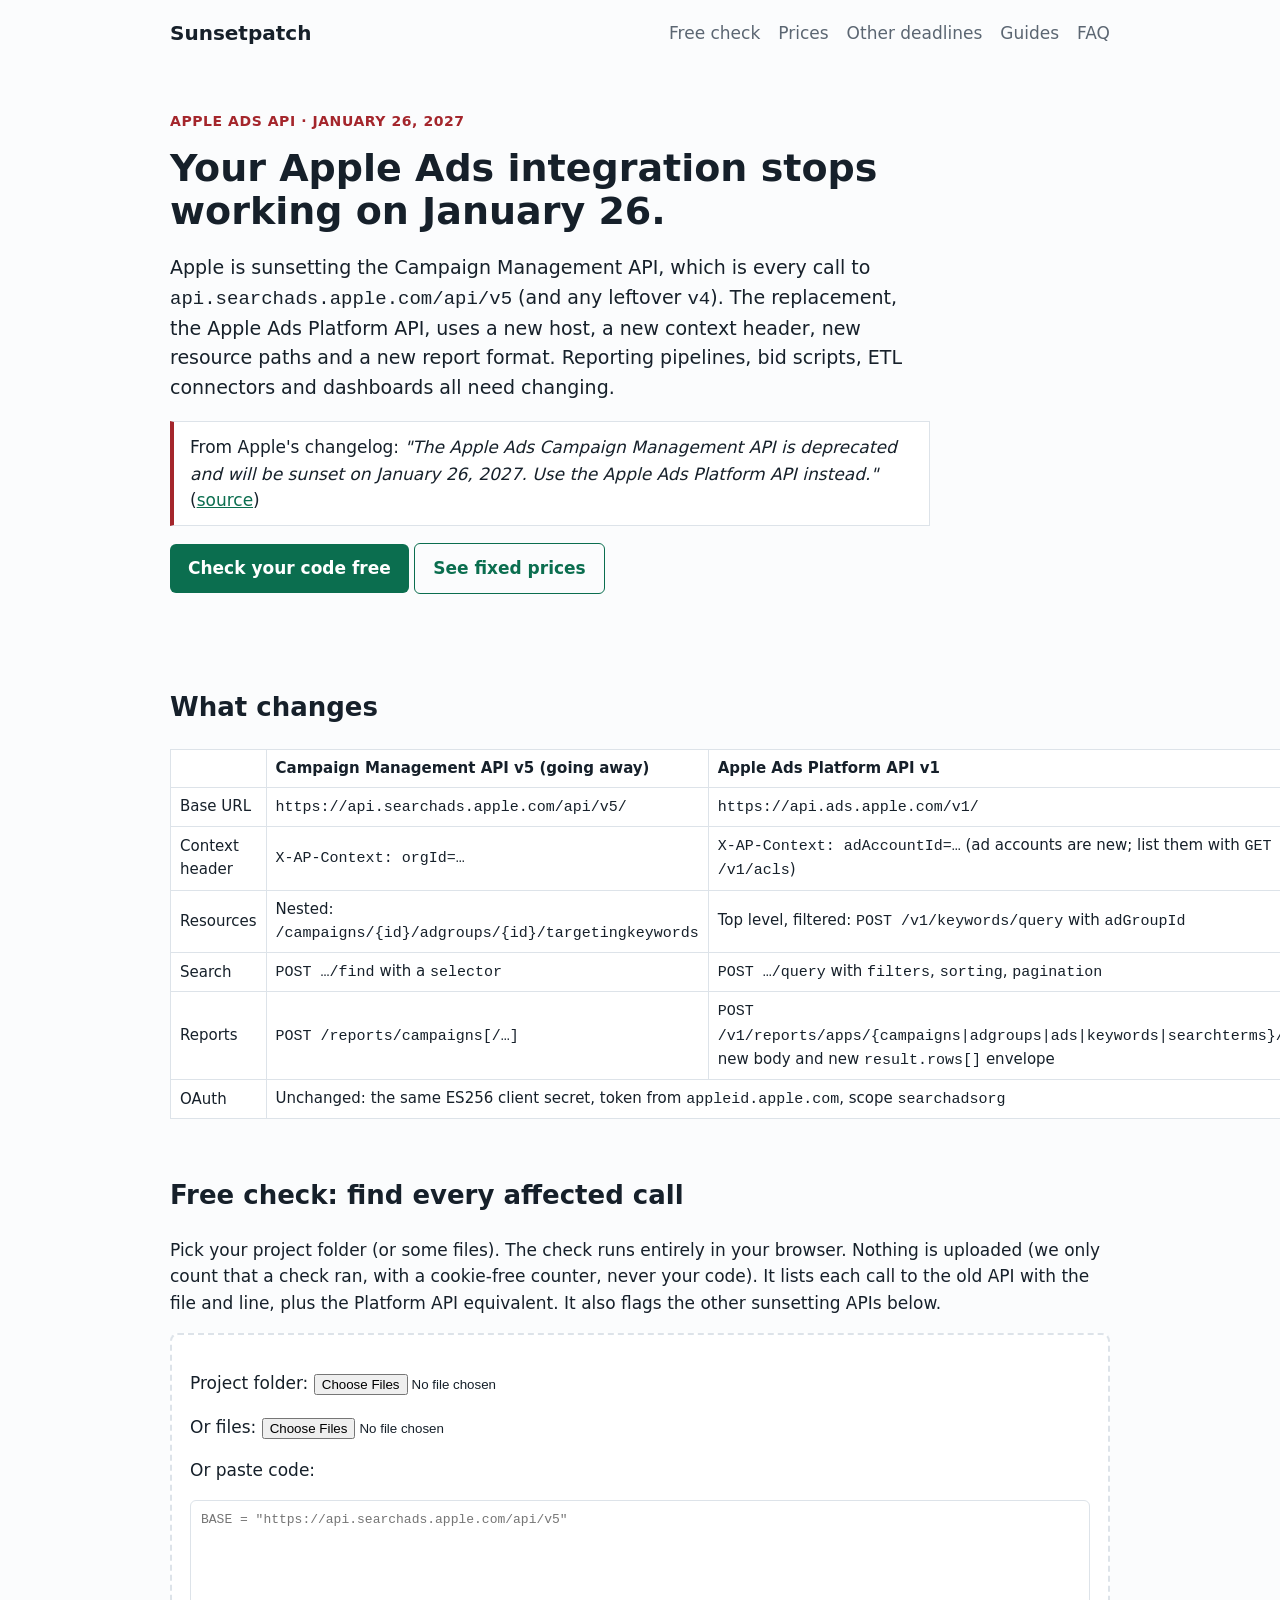
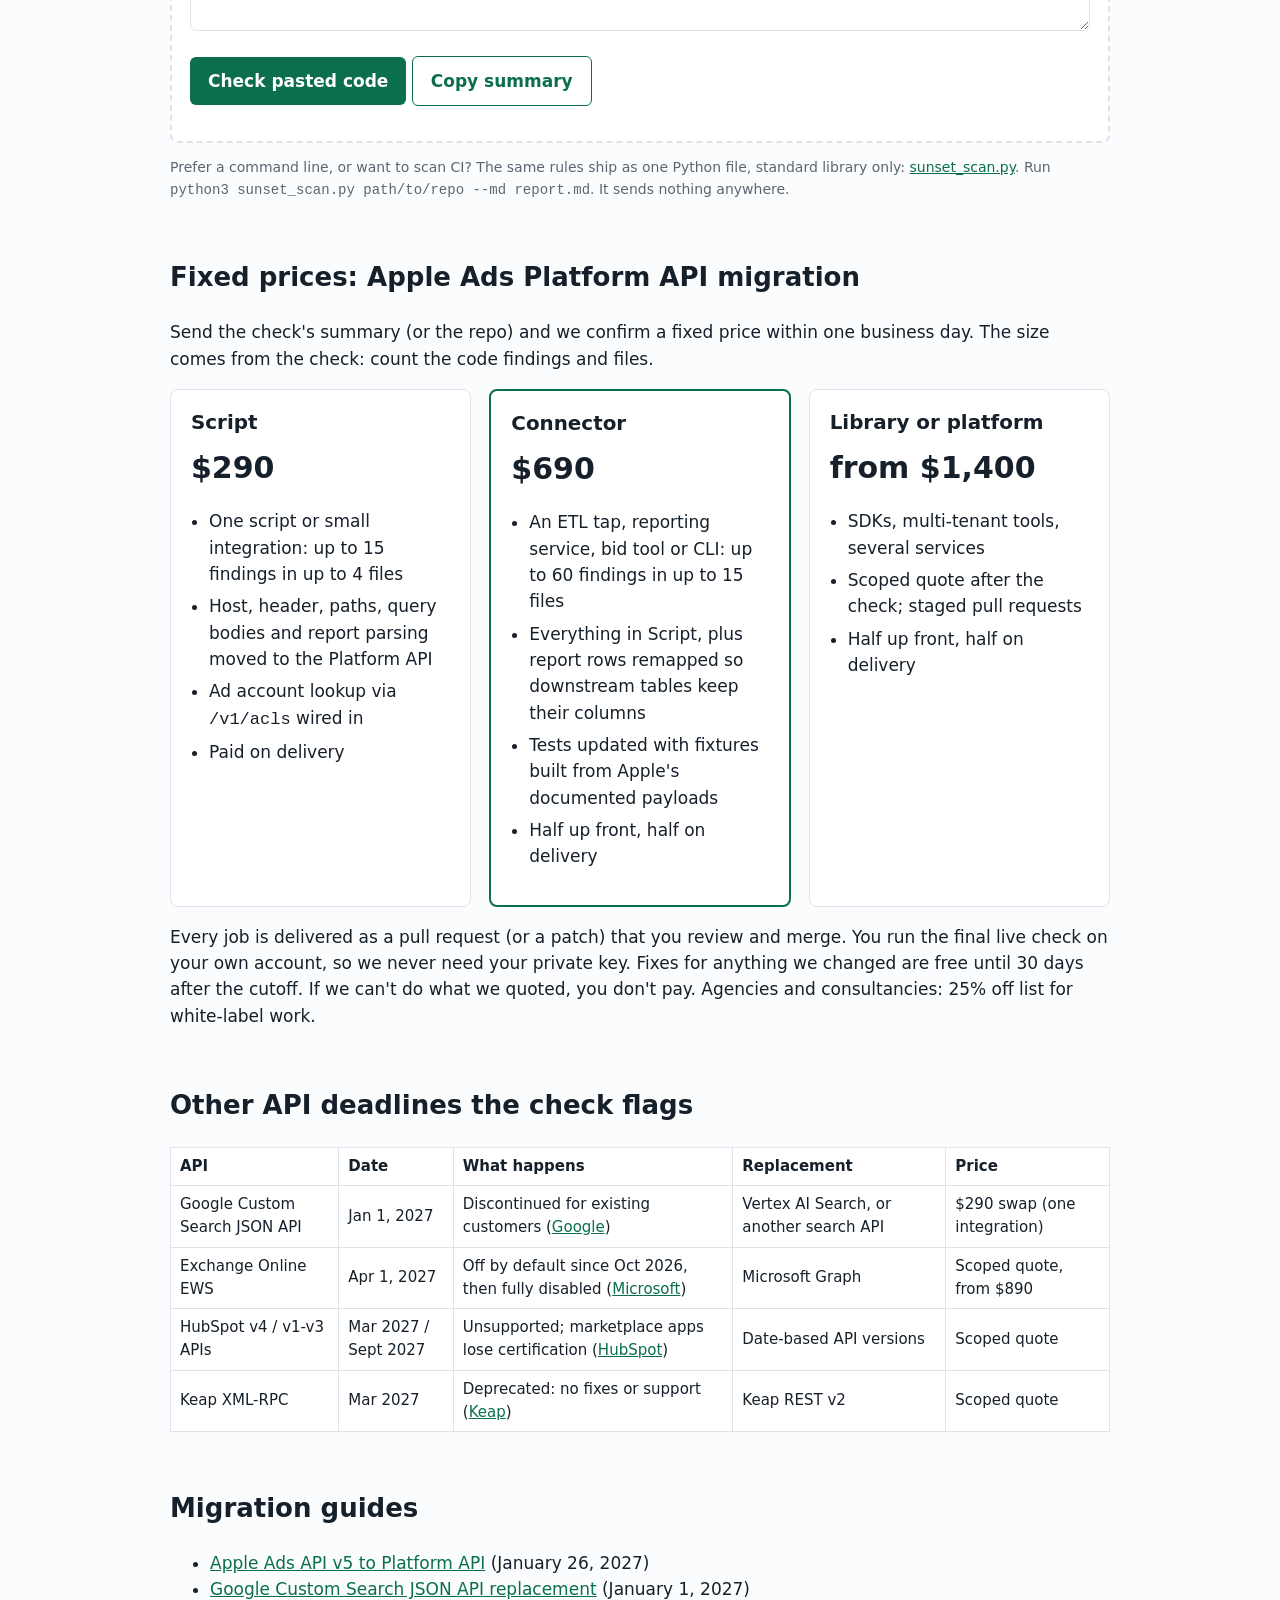
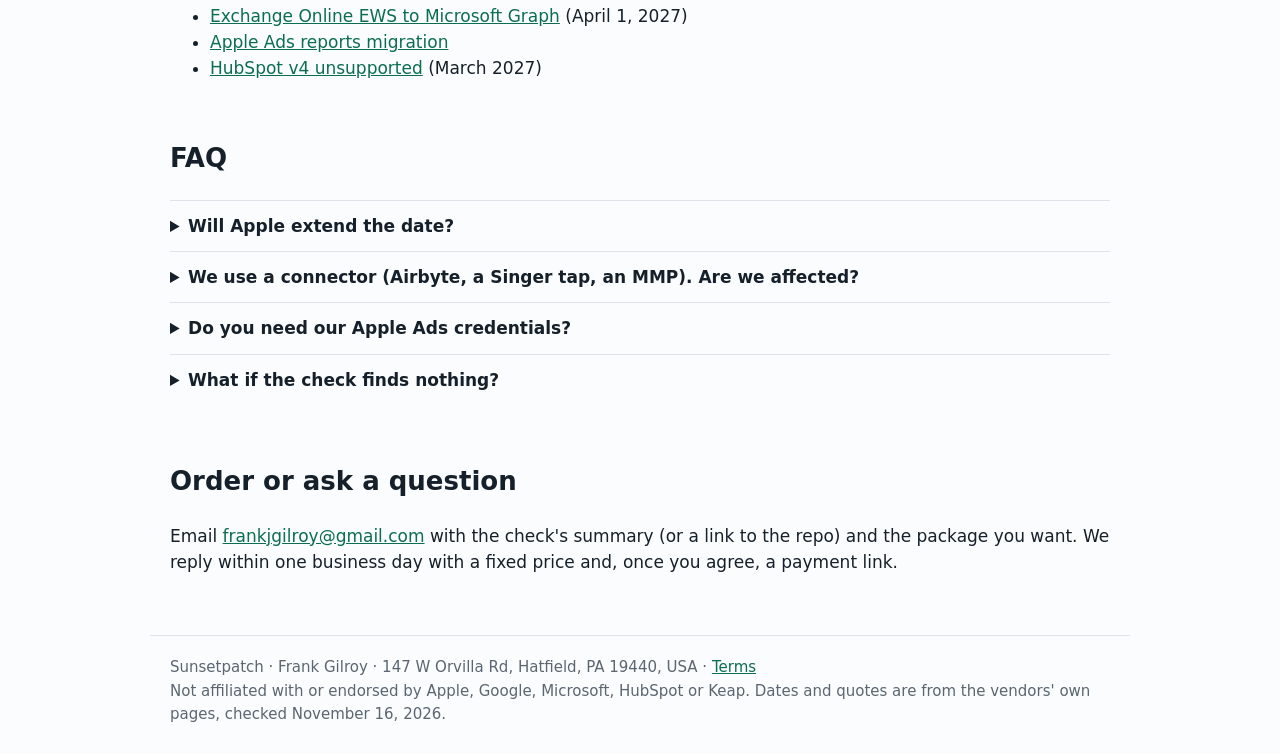
<file: index.html>
<!doctype html>
<html lang="en">
<head>
<meta charset="utf-8">
<meta name="viewport" content="width=device-width, initial-scale=1">
<meta http-equiv="Content-Security-Policy" content="default-src 'self'; style-src 'self'; script-src 'self' https://gc.zgo.at; img-src 'self' https://sunsetpatch.goatcounter.com; connect-src 'self' https://sunsetpatch.goatcounter.com; base-uri 'none'">
<title>Sunsetpatch · Apple Ads Campaign Management API shuts down January 26, 2027</title>
<meta name="description" content="Apple sunsets the Apple Ads Campaign Management API (api.searchads.apple.com/api/v5) on January 26, 2027. Free check that finds every affected call in your code, and fixed-price migrations to the Apple Ads Platform API.">
<link rel="icon" href="favicon.svg" type="image/svg+xml">
<link rel="stylesheet" href="style.css">
<script src="check.js" defer></script>
<script data-goatcounter="https://sunsetpatch.goatcounter.com/count" async src="https://gc.zgo.at/count.js"></script>
</head>
<body>
<header class="wrap top">
  <a class="brand" href="./">Sunsetpatch</a>
  <nav><a href="#check">Free check</a><a href="#prices">Prices</a><a href="#dates">Other deadlines</a><a href="guides.html">Guides</a><a href="#faq">FAQ</a></nav>
</header>
<main>
<section class="wrap hero">
  <p class="eyebrow">Apple Ads API · January 26, 2027</p>
  <h1>Your Apple Ads integration stops working on January 26.</h1>
  <p class="lede">Apple is sunsetting the Campaign Management API, which is every call to <code>api.searchads.apple.com/api/v5</code> (and any leftover <code>v4</code>). The replacement, the Apple Ads Platform API, uses a new host, a new context header, new resource paths and a new report format. Reporting pipelines, bid scripts, ETL connectors and dashboards all need changing.</p>
  <p class="stat">From Apple's changelog: <em>"The Apple Ads Campaign Management API is deprecated and will be sunset on January 26, 2027. Use the Apple Ads Platform API instead."</em> (<a href="https://developer.apple.com/documentation/apple_ads/apple-search-ads-campaign-management-api-5" rel="noopener">source</a>)</p>
  <p><a class="btn" href="#check">Check your code free</a> <a class="btn ghost" href="#prices">See fixed prices</a></p>
</section>

<section class="wrap" id="what">
  <h2>What changes</h2>
  <table class="dates">
    <tr><th></th><th>Campaign Management API v5 (going away)</th><th>Apple Ads Platform API v1</th></tr>
    <tr><td>Base URL</td><td><code>https://api.searchads.apple.com/api/v5/</code></td><td><code>https://api.ads.apple.com/v1/</code></td></tr>
    <tr><td>Context header</td><td><code>X-AP-Context: orgId=…</code></td><td><code>X-AP-Context: adAccountId=…</code> (ad accounts are new; list them with <code>GET /v1/acls</code>)</td></tr>
    <tr><td>Resources</td><td>Nested: <code>/campaigns/{id}/adgroups/{id}/targetingkeywords</code></td><td>Top level, filtered: <code>POST /v1/keywords/query</code> with <code>adGroupId</code></td></tr>
    <tr><td>Search</td><td><code>POST …/find</code> with a <code>selector</code></td><td><code>POST …/query</code> with <code>filters</code>, <code>sorting</code>, <code>pagination</code></td></tr>
    <tr><td>Reports</td><td><code>POST /reports/campaigns[/…]</code></td><td><code>POST /v1/reports/apps/{campaigns|adgroups|ads|keywords|searchterms}/query</code>, new body and new <code>result.rows[]</code> envelope</td></tr>
    <tr><td>OAuth</td><td colspan="2">Unchanged: the same ES256 client secret, token from <code>appleid.apple.com</code>, scope <code>searchadsorg</code></td></tr>
  </table>
</section>

<section class="wrap" id="check">
  <h2>Free check: find every affected call</h2>
  <p>Pick your project folder (or some files). The check runs entirely in your browser. Nothing is uploaded (we only count that a check ran, with a cookie-free counter, never your code). It lists each call to the old API with the file and line, plus the Platform API equivalent. It also flags the other sunsetting APIs below.</p>
  <div class="drop">
    <p><label>Project folder: <input type="file" id="dir" webkitdirectory directory multiple></label></p>
    <p><label>Or files: <input type="file" id="files" multiple></label></p>
    <p><label for="paste">Or paste code:</label></p>
    <textarea id="paste" rows="6" placeholder='BASE = "https://api.searchads.apple.com/api/v5"'></textarea>
    <p><button class="btn" id="go" type="button">Check pasted code</button> <button class="btn ghost" id="copy" type="button" hidden>Copy summary</button></p>
  </div>
  <div id="results" aria-live="polite"></div>
  <p class="small" id="cli">Prefer a command line, or want to scan CI? The same rules ship as one Python file, standard library only: <a href="sunset_scan.py" download>sunset_scan.py</a>. Run <code>python3 sunset_scan.py path/to/repo --md report.md</code>. It sends nothing anywhere.</p>
</section>

<section class="wrap" id="prices">
  <h2>Fixed prices: Apple Ads Platform API migration</h2>
  <p>Send the check's summary (or the repo) and we confirm a fixed price within one business day. The size comes from the check: count the code findings and files.</p>
  <div class="cards">
    <div class="card">
      <h3>Script</h3>
      <p class="price">$290</p>
      <ul>
        <li>One script or small integration: up to 15 findings in up to 4 files</li>
        <li>Host, header, paths, query bodies and report parsing moved to the Platform API</li>
        <li>Ad account lookup via <code>/v1/acls</code> wired in</li>
        <li>Paid on delivery</li>
      </ul>
    </div>
    <div class="card feature">
      <h3>Connector</h3>
      <p class="price">$690</p>
      <ul>
        <li>An ETL tap, reporting service, bid tool or CLI: up to 60 findings in up to 15 files</li>
        <li>Everything in Script, plus report rows remapped so downstream tables keep their columns</li>
        <li>Tests updated with fixtures built from Apple's documented payloads</li>
        <li>Half up front, half on delivery</li>
      </ul>
    </div>
    <div class="card">
      <h3>Library or platform</h3>
      <p class="price">from $1,400</p>
      <ul>
        <li>SDKs, multi-tenant tools, several services</li>
        <li>Scoped quote after the check; staged pull requests</li>
        <li>Half up front, half on delivery</li>
      </ul>
    </div>
  </div>
  <p>Every job is delivered as a pull request (or a patch) that you review and merge. You run the final live check on your own account, so we never need your private key. Fixes for anything we changed are free until 30 days after the cutoff. If we can't do what we quoted, you don't pay. Agencies and consultancies: 25% off list for white-label work.</p>
</section>

<section class="wrap" id="dates">
  <h2>Other API deadlines the check flags</h2>
  <table class="dates">
    <tr><th>API</th><th>Date</th><th>What happens</th><th>Replacement</th><th>Price</th></tr>
    <tr><td>Google Custom Search JSON API</td><td>Jan 1, 2027</td><td>Discontinued for existing customers (<a href="https://developers.google.com/custom-search/v1/overview" rel="noopener">Google</a>)</td><td>Vertex AI Search, or another search API</td><td>$290 swap (one integration)</td></tr>
    <tr><td>Exchange Online EWS</td><td>Apr 1, 2027</td><td>Off by default since Oct 2026, then fully disabled (<a href="https://learn.microsoft.com/exchange/clients-and-mobile-in-exchange-online/deprecation-of-ews-exchange-online" rel="noopener">Microsoft</a>)</td><td>Microsoft Graph</td><td>Scoped quote, from $890</td></tr>
    <tr><td>HubSpot v4 / v1-v3 APIs</td><td>Mar 2027 / Sept 2027</td><td>Unsupported; marketplace apps lose certification (<a href="https://developers.hubspot.com/changelog/legacy-apis-and-legacy-apps-whats-going-unsupported-and-when" rel="noopener">HubSpot</a>)</td><td>Date-based API versions</td><td>Scoped quote</td></tr>
    <tr><td>Keap XML-RPC</td><td>Mar 2027</td><td>Deprecated: no fixes or support (<a href="https://integration.keap.com/t/move-the-xml-rpc-sunset-to-2027/94089" rel="noopener">Keap</a>)</td><td>Keap REST v2</td><td>Scoped quote</td></tr>
  </table>
</section>

<section class="wrap" id="guides">
  <h2>Migration guides</h2>
  <ul><li><a href="apple-ads-api-v5-to-platform-api.html">Apple Ads API v5 to Platform API</a> (January 26, 2027)</li><li><a href="google-custom-search-json-api-replacement.html">Google Custom Search JSON API replacement</a> (January 1, 2027)</li><li><a href="exchange-online-ews-to-microsoft-graph.html">Exchange Online EWS to Microsoft Graph</a> (April 1, 2027)</li><li><a href="apple-ads-reports-migration.html">Apple Ads reports migration</a></li><li><a href="hubspot-v4-api-unsupported-2027.html">HubSpot v4 unsupported</a> (March 2027)</li></ul>
</section>

<section class="wrap" id="faq">
  <h2>FAQ</h2>
  <details><summary>Will Apple extend the date?</summary><p>Apple hasn't said it will. Its changelog gives January 26, 2027. The Platform API has been live since August 2026, so you can test against it today.</p></details>
  <details><summary>We use a connector (Airbyte, a Singer tap, an MMP). Are we affected?</summary><p>Only if the connector still calls the old API. Run the check on its source, or ask its vendor. For self-hosted or forked connectors, the Connector package covers the update.</p></details>
  <details><summary>Do you need our Apple Ads credentials?</summary><p>No. We work from the code and Apple's documented payloads. You run the live test. If you'd like us to run it, a read-only API user on a test account is enough, and we remove it afterwards.</p></details>
  <details><summary>What if the check finds nothing?</summary><p>Then you're probably fine. The check matches literal hosts, paths and library names, so code that builds URLs from settings it can't see may slip through. The CLI scans config files too.</p></details>
</section>

<section class="wrap order" id="order">
  <h2>Order or ask a question</h2>
  <p>Email <a href="mailto:frankjgilroy@gmail.com?subject=Sunsetpatch%20quote">frankjgilroy@gmail.com</a> with the check's summary (or a link to the repo) and the package you want. We reply within one business day with a fixed price and, once you agree, a payment link.</p>
</section>
</main>
<footer class="wrap foot">
  Sunsetpatch · Frank Gilroy · 147 W Orvilla Rd, Hatfield, PA 19440, USA · <a href="terms.html">Terms</a><br>
  Not affiliated with or endorsed by Apple, Google, Microsoft, HubSpot or Keap. Dates and quotes are from the vendors' own pages, checked November 16, 2026.
</footer>
</body>
</html>
</file>
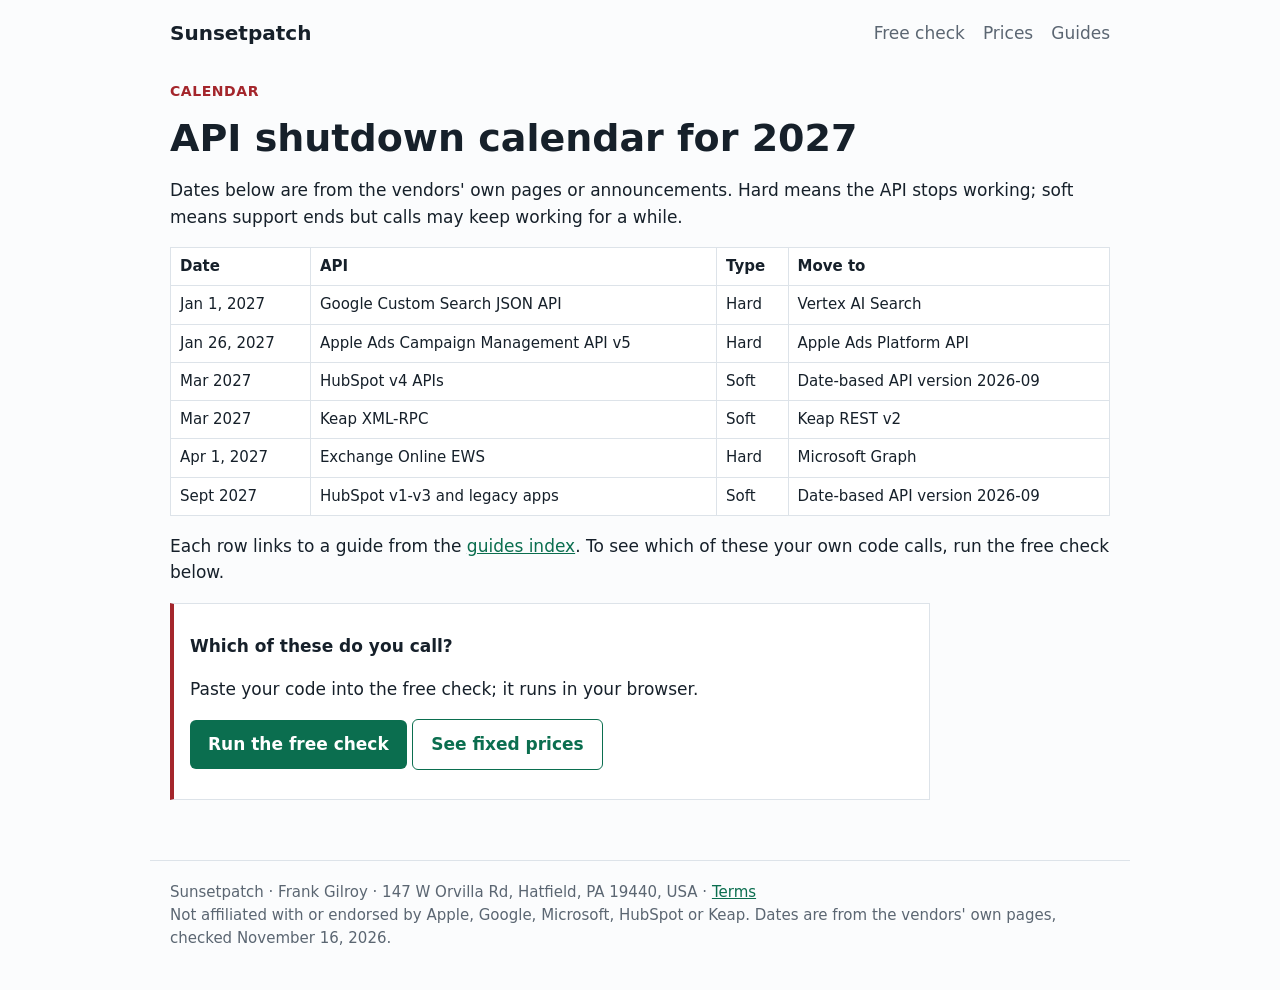
<file: api-shutdown-calendar-2027.html>
<!doctype html>
<html lang="en">
<head>
<meta charset="utf-8">
<meta name="viewport" content="width=device-width, initial-scale=1">
<meta http-equiv="Content-Security-Policy" content="default-src 'self'; style-src 'self'; script-src 'self' https://gc.zgo.at; img-src 'self' https://sunsetpatch.goatcounter.com; connect-src 'self' https://sunsetpatch.goatcounter.com; base-uri 'none'">
<title>API shutdown calendar 2027: Google, Apple Ads, HubSpot, Keap, Exchange EWS</title>
<meta name="description" content="Dated list of 2027 API shutdowns and deprecations: Google Custom Search, Apple Ads v5, HubSpot, Keap XML-RPC, Exchange Online EWS, with hard or soft status.">
<link rel="canonical" href="https://beingrealfrank.github.io/sunsetpatch/api-shutdown-calendar-2027.html">
<link rel="icon" href="favicon.svg" type="image/svg+xml">
<link rel="stylesheet" href="style.css">
<script data-goatcounter="https://sunsetpatch.goatcounter.com/count" async src="https://gc.zgo.at/count.js"></script>
</head>
<body>
<header class="wrap top"><a class="brand" href="./">Sunsetpatch</a><nav><a href="./#check">Free check</a><a href="./#prices">Prices</a><a href="guides.html">Guides</a></nav></header>
<main class="wrap">
<p class="eyebrow">Calendar</p>
<h1>API shutdown calendar for 2027</h1>

<p>Dates below are from the vendors' own pages or announcements. Hard means the API stops working; soft means support ends but calls may keep working for a while.</p>
<table class="dates">
<tr><th>Date</th><th>API</th><th>Type</th><th>Move to</th></tr>
<tr><td>Jan 1, 2027</td><td>Google Custom Search JSON API</td><td>Hard</td><td>Vertex AI Search</td></tr>
<tr><td>Jan 26, 2027</td><td>Apple Ads Campaign Management API v5</td><td>Hard</td><td>Apple Ads Platform API</td></tr>
<tr><td>Mar 2027</td><td>HubSpot v4 APIs</td><td>Soft</td><td>Date-based API version 2026-09</td></tr>
<tr><td>Mar 2027</td><td>Keap XML-RPC</td><td>Soft</td><td>Keap REST v2</td></tr>
<tr><td>Apr 1, 2027</td><td>Exchange Online EWS</td><td>Hard</td><td>Microsoft Graph</td></tr>
<tr><td>Sept 2027</td><td>HubSpot v1-v3 and legacy apps</td><td>Soft</td><td>Date-based API version 2026-09</td></tr>
</table>
<p>Each row links to a guide from the <a href="guides.html">guides index</a>. To see which of these your own code calls, run the free check below.</p>

<div class="stat"><p><b>Which of these do you call?</b></p><p>Paste your code into the free check; it runs in your browser.</p><p><a class="btn" href="./#check">Run the free check</a> <a class="btn ghost" href="./#prices">See fixed prices</a></p></div>
</main>
<footer class="wrap foot">Sunsetpatch · Frank Gilroy · 147 W Orvilla Rd, Hatfield, PA 19440, USA · <a href="terms.html">Terms</a><br>Not affiliated with or endorsed by Apple, Google, Microsoft, HubSpot or Keap. Dates are from the vendors' own pages, checked November 16, 2026.</footer>
</body>
</html>
</file>
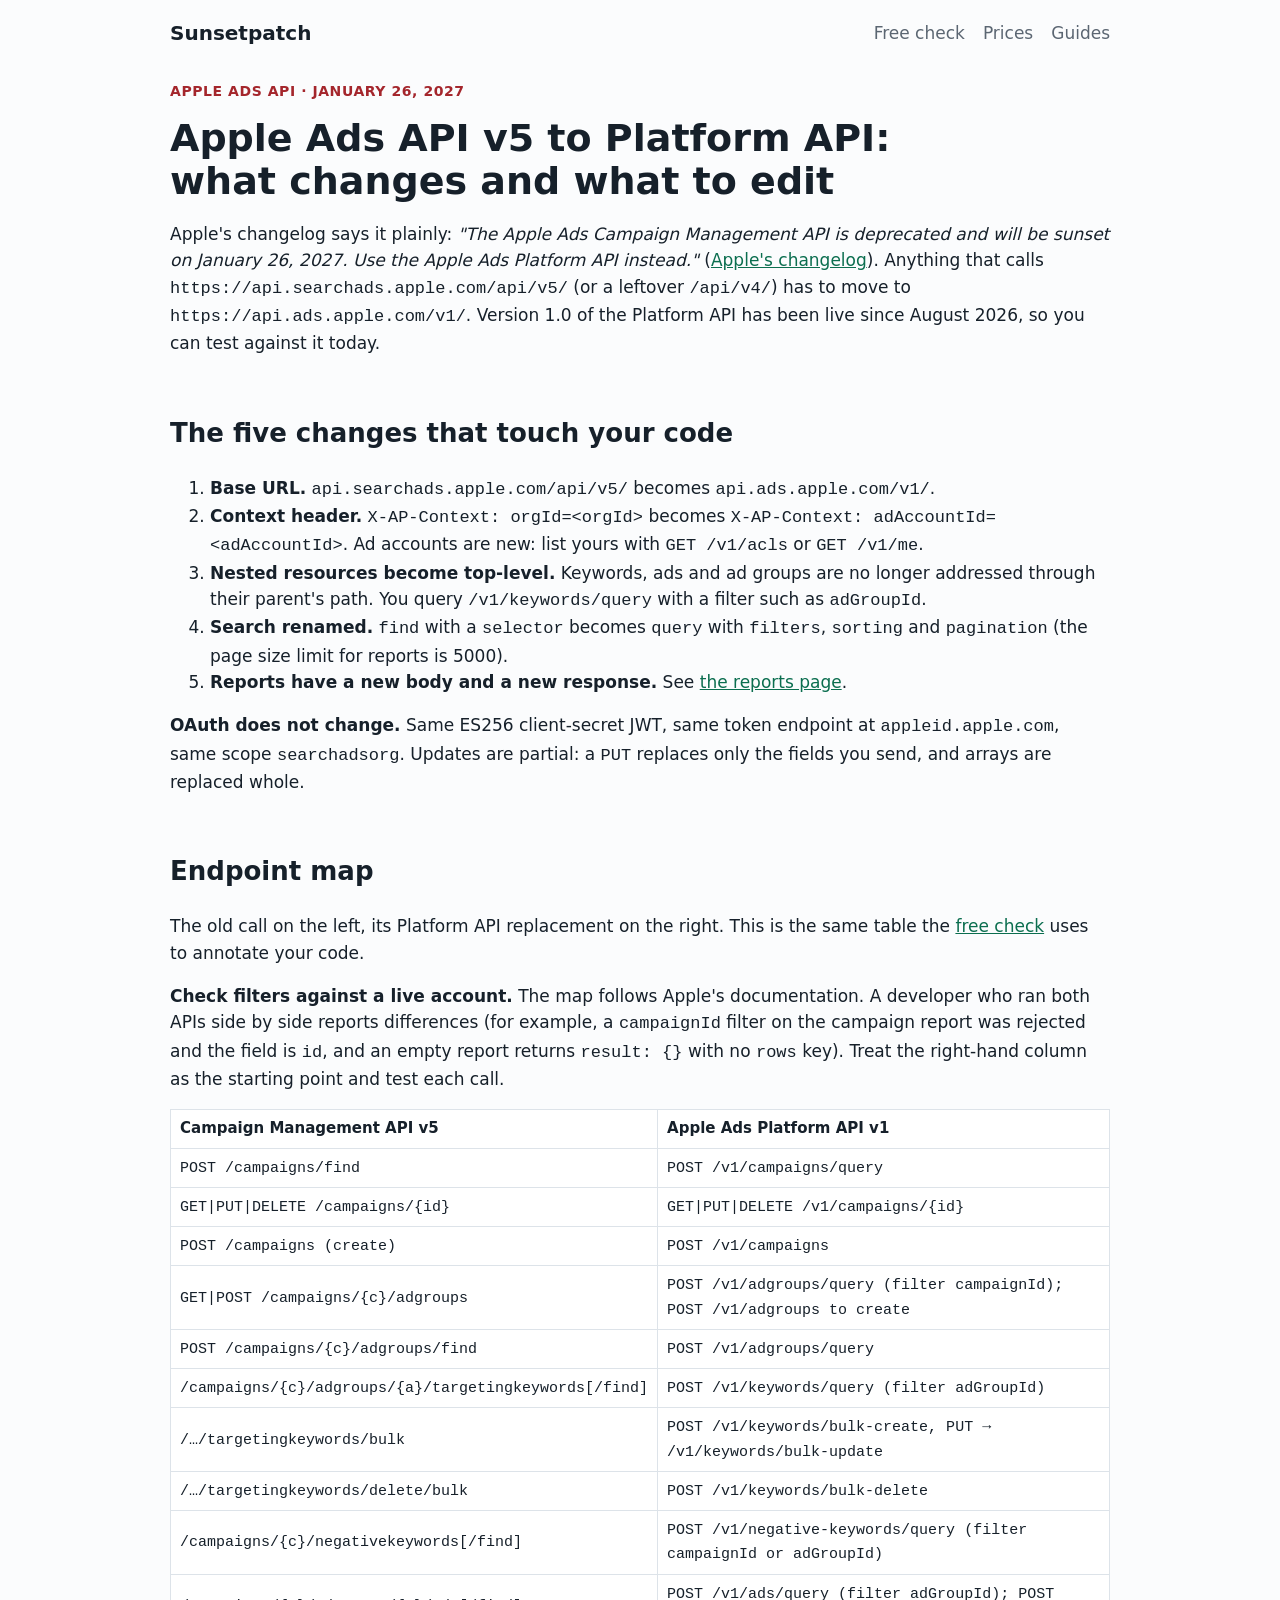
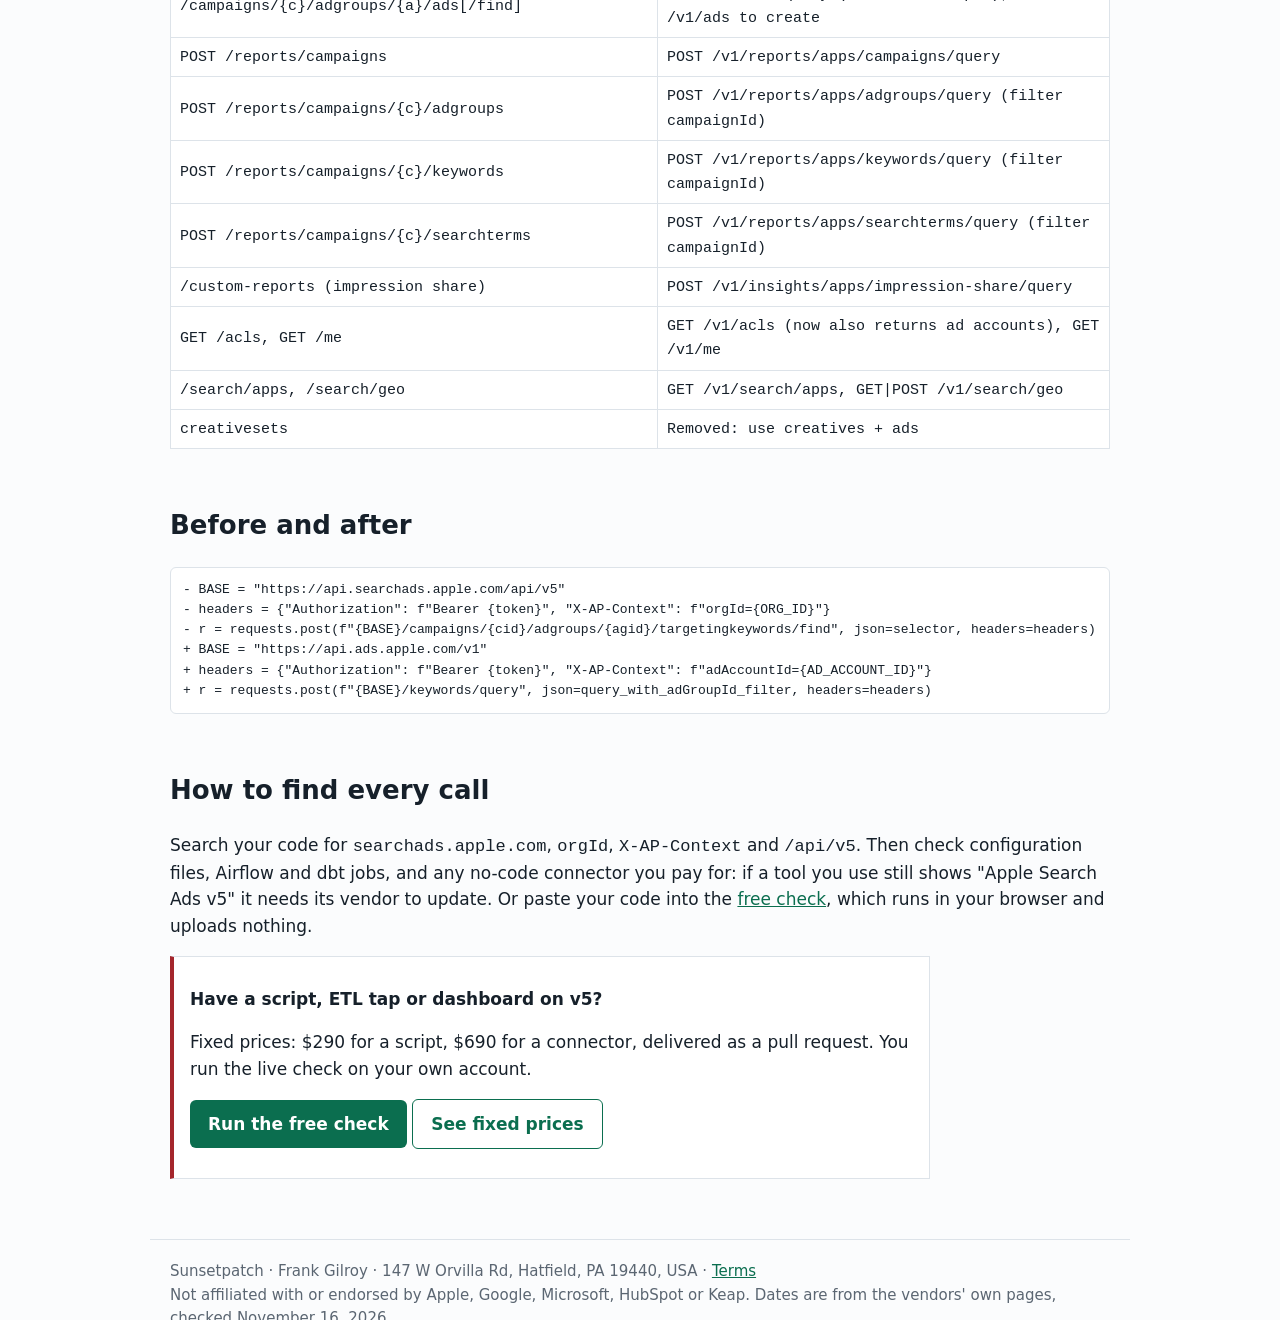
<file: apple-ads-api-v5-to-platform-api.html>
<!doctype html>
<html lang="en">
<head>
<meta charset="utf-8">
<meta name="viewport" content="width=device-width, initial-scale=1">
<meta http-equiv="Content-Security-Policy" content="default-src 'self'; style-src 'self'; script-src 'self' https://gc.zgo.at; img-src 'self' https://sunsetpatch.goatcounter.com; connect-src 'self' https://sunsetpatch.goatcounter.com; base-uri 'none'">
<title>Apple Ads API v5 to Platform API migration guide (sunset January 26, 2027)</title>
<meta name="description" content="Apple sunsets the Campaign Management API v5 on January 26, 2027. Endpoint-by-endpoint map to the Apple Ads Platform API v1, header changes and before/after code.">
<link rel="canonical" href="https://beingrealfrank.github.io/sunsetpatch/apple-ads-api-v5-to-platform-api.html">
<link rel="icon" href="favicon.svg" type="image/svg+xml">
<link rel="stylesheet" href="style.css">
<script data-goatcounter="https://sunsetpatch.goatcounter.com/count" async src="https://gc.zgo.at/count.js"></script>
</head>
<body>
<header class="wrap top"><a class="brand" href="./">Sunsetpatch</a><nav><a href="./#check">Free check</a><a href="./#prices">Prices</a><a href="guides.html">Guides</a></nav></header>
<main class="wrap">
<p class="eyebrow">Apple Ads API · January 26, 2027</p>
<h1>Apple Ads API v5 to Platform API: what changes and what to edit</h1>

<p>Apple's changelog says it plainly: <em>"The Apple Ads Campaign Management API is deprecated and will be sunset on January 26, 2027. Use the Apple Ads Platform API instead."</em> (<a href="https://developer.apple.com/documentation/apple_ads/apple-search-ads-campaign-management-api-5" rel="noopener">Apple's changelog</a>). Anything that calls <code>https://api.searchads.apple.com/api/v5/</code> (or a leftover <code>/api/v4/</code>) has to move to <code>https://api.ads.apple.com/v1/</code>. Version 1.0 of the Platform API has been live since August 2026, so you can test against it today.</p>
<h2>The five changes that touch your code</h2>
<ol>
<li><b>Base URL.</b> <code>api.searchads.apple.com/api/v5/</code> becomes <code>api.ads.apple.com/v1/</code>.</li>
<li><b>Context header.</b> <code>X-AP-Context: orgId=&lt;orgId&gt;</code> becomes <code>X-AP-Context: adAccountId=&lt;adAccountId&gt;</code>. Ad accounts are new: list yours with <code>GET /v1/acls</code> or <code>GET /v1/me</code>.</li>
<li><b>Nested resources become top-level.</b> Keywords, ads and ad groups are no longer addressed through their parent's path. You query <code>/v1/keywords/query</code> with a filter such as <code>adGroupId</code>.</li>
<li><b>Search renamed.</b> <code>find</code> with a <code>selector</code> becomes <code>query</code> with <code>filters</code>, <code>sorting</code> and <code>pagination</code> (the page size limit for reports is 5000).</li>
<li><b>Reports have a new body and a new response.</b> See <a href="apple-ads-reports-migration.html">the reports page</a>.</li>
</ol>
<p><b>OAuth does not change.</b> Same ES256 client-secret JWT, same token endpoint at <code>appleid.apple.com</code>, same scope <code>searchadsorg</code>. Updates are partial: a <code>PUT</code> replaces only the fields you send, and arrays are replaced whole.</p>
<h2>Endpoint map</h2>
<p>The old call on the left, its Platform API replacement on the right. This is the same table the <a href="./#check">free check</a> uses to annotate your code.</p>
<p><b>Check filters against a live account.</b> The map follows Apple's documentation. A developer who ran both APIs side by side reports differences (for example, a <code>campaignId</code> filter on the campaign report was rejected and the field is <code>id</code>, and an empty report returns <code>result: {}</code> with no <code>rows</code> key). Treat the right-hand column as the starting point and test each call.</p>
<table class="dates"><tr><th>Campaign Management API v5</th><th>Apple Ads Platform API v1</th></tr><tr><td><code>POST /campaigns/find</code></td><td><code>POST /v1/campaigns/query</code></td></tr><tr><td><code>GET|PUT|DELETE /campaigns/{id}</code></td><td><code>GET|PUT|DELETE /v1/campaigns/{id}</code></td></tr><tr><td><code>POST /campaigns (create)</code></td><td><code>POST /v1/campaigns</code></td></tr><tr><td><code>GET|POST /campaigns/{c}/adgroups</code></td><td><code>POST /v1/adgroups/query (filter campaignId); POST /v1/adgroups to create</code></td></tr><tr><td><code>POST /campaigns/{c}/adgroups/find</code></td><td><code>POST /v1/adgroups/query</code></td></tr><tr><td><code>/campaigns/{c}/adgroups/{a}/targetingkeywords[/find]</code></td><td><code>POST /v1/keywords/query (filter adGroupId)</code></td></tr><tr><td><code>/…/targetingkeywords/bulk</code></td><td><code>POST /v1/keywords/bulk-create, PUT → /v1/keywords/bulk-update</code></td></tr><tr><td><code>/…/targetingkeywords/delete/bulk</code></td><td><code>POST /v1/keywords/bulk-delete</code></td></tr><tr><td><code>/campaigns/{c}/negativekeywords[/find]</code></td><td><code>POST /v1/negative-keywords/query (filter campaignId or adGroupId)</code></td></tr><tr><td><code>/campaigns/{c}/adgroups/{a}/ads[/find]</code></td><td><code>POST /v1/ads/query (filter adGroupId); POST /v1/ads to create</code></td></tr><tr><td><code>POST /reports/campaigns</code></td><td><code>POST /v1/reports/apps/campaigns/query</code></td></tr><tr><td><code>POST /reports/campaigns/{c}/adgroups</code></td><td><code>POST /v1/reports/apps/adgroups/query (filter campaignId)</code></td></tr><tr><td><code>POST /reports/campaigns/{c}/keywords</code></td><td><code>POST /v1/reports/apps/keywords/query (filter campaignId)</code></td></tr><tr><td><code>POST /reports/campaigns/{c}/searchterms</code></td><td><code>POST /v1/reports/apps/searchterms/query (filter campaignId)</code></td></tr><tr><td><code>/custom-reports (impression share)</code></td><td><code>POST /v1/insights/apps/impression-share/query</code></td></tr><tr><td><code>GET /acls, GET /me</code></td><td><code>GET /v1/acls (now also returns ad accounts), GET /v1/me</code></td></tr><tr><td><code>/search/apps, /search/geo</code></td><td><code>GET /v1/search/apps, GET|POST /v1/search/geo</code></td></tr><tr><td><code>creativesets</code></td><td><code>Removed: use creatives + ads</code></td></tr></table>
<h2>Before and after</h2>
<pre><code>- BASE = "https://api.searchads.apple.com/api/v5"
- headers = {"Authorization": f"Bearer {token}", "X-AP-Context": f"orgId={ORG_ID}"}
- r = requests.post(f"{BASE}/campaigns/{cid}/adgroups/{agid}/targetingkeywords/find", json=selector, headers=headers)
+ BASE = "https://api.ads.apple.com/v1"
+ headers = {"Authorization": f"Bearer {token}", "X-AP-Context": f"adAccountId={AD_ACCOUNT_ID}"}
+ r = requests.post(f"{BASE}/keywords/query", json=query_with_adGroupId_filter, headers=headers)</code></pre>
<h2>How to find every call</h2>
<p>Search your code for <code>searchads.apple.com</code>, <code>orgId</code>, <code>X-AP-Context</code> and <code>/api/v5</code>. Then check configuration files, Airflow and dbt jobs, and any no-code connector you pay for: if a tool you use still shows "Apple Search Ads v5" it needs its vendor to update. Or paste your code into the <a href="./#check">free check</a>, which runs in your browser and uploads nothing.</p>

<div class="stat"><p><b>Have a script, ETL tap or dashboard on v5?</b></p><p>Fixed prices: $290 for a script, $690 for a connector, delivered as a pull request. You run the live check on your own account.</p><p><a class="btn" href="./#check">Run the free check</a> <a class="btn ghost" href="./#prices">See fixed prices</a></p></div>
</main>
<footer class="wrap foot">Sunsetpatch · Frank Gilroy · 147 W Orvilla Rd, Hatfield, PA 19440, USA · <a href="terms.html">Terms</a><br>Not affiliated with or endorsed by Apple, Google, Microsoft, HubSpot or Keap. Dates are from the vendors' own pages, checked November 16, 2026.</footer>
</body>
</html>
</file>
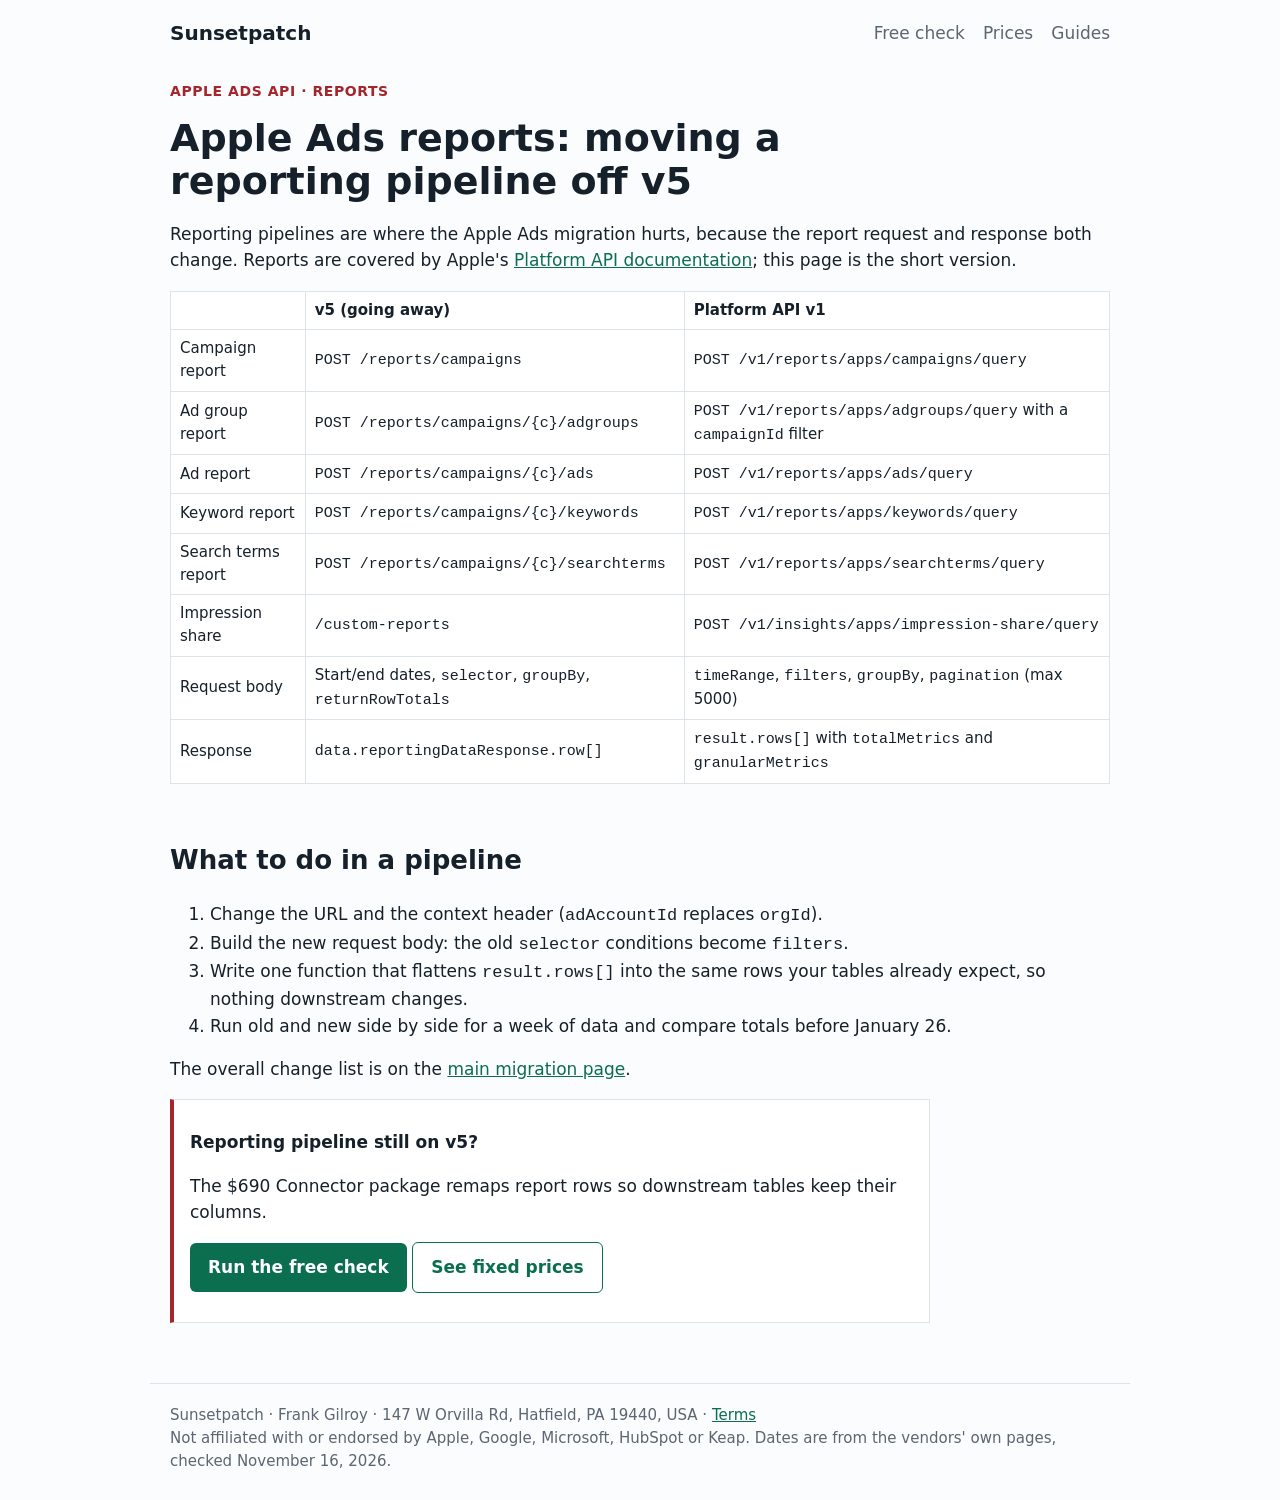
<file: apple-ads-reports-migration.html>
<!doctype html>
<html lang="en">
<head>
<meta charset="utf-8">
<meta name="viewport" content="width=device-width, initial-scale=1">
<meta http-equiv="Content-Security-Policy" content="default-src 'self'; style-src 'self'; script-src 'self' https://gc.zgo.at; img-src 'self' https://sunsetpatch.goatcounter.com; connect-src 'self' https://sunsetpatch.goatcounter.com; base-uri 'none'">
<title>Apple Ads reporting API migration: v5 reports to Platform API report queries</title>
<meta name="description" content="How the Apple Ads campaign, ad group, keyword and search term reports change when v5 is sunset on January 26, 2027: new endpoints, request body and result.rows response.">
<link rel="canonical" href="https://beingrealfrank.github.io/sunsetpatch/apple-ads-reports-migration.html">
<link rel="icon" href="favicon.svg" type="image/svg+xml">
<link rel="stylesheet" href="style.css">
<script data-goatcounter="https://sunsetpatch.goatcounter.com/count" async src="https://gc.zgo.at/count.js"></script>
</head>
<body>
<header class="wrap top"><a class="brand" href="./">Sunsetpatch</a><nav><a href="./#check">Free check</a><a href="./#prices">Prices</a><a href="guides.html">Guides</a></nav></header>
<main class="wrap">
<p class="eyebrow">Apple Ads API · reports</p>
<h1>Apple Ads reports: moving a reporting pipeline off v5</h1>

<p>Reporting pipelines are where the Apple Ads migration hurts, because the report request and response both change. Reports are covered by Apple's <a href="https://developer.apple.com/documentation/apple-ads-platform-api" rel="noopener">Platform API documentation</a>; this page is the short version.</p>
<table class="dates">
<tr><th></th><th>v5 (going away)</th><th>Platform API v1</th></tr>
<tr><td>Campaign report</td><td><code>POST /reports/campaigns</code></td><td><code>POST /v1/reports/apps/campaigns/query</code></td></tr>
<tr><td>Ad group report</td><td><code>POST /reports/campaigns/{c}/adgroups</code></td><td><code>POST /v1/reports/apps/adgroups/query</code> with a <code>campaignId</code> filter</td></tr>
<tr><td>Ad report</td><td><code>POST /reports/campaigns/{c}/ads</code></td><td><code>POST /v1/reports/apps/ads/query</code></td></tr>
<tr><td>Keyword report</td><td><code>POST /reports/campaigns/{c}/keywords</code></td><td><code>POST /v1/reports/apps/keywords/query</code></td></tr>
<tr><td>Search terms report</td><td><code>POST /reports/campaigns/{c}/searchterms</code></td><td><code>POST /v1/reports/apps/searchterms/query</code></td></tr>
<tr><td>Impression share</td><td><code>/custom-reports</code></td><td><code>POST /v1/insights/apps/impression-share/query</code></td></tr>
<tr><td>Request body</td><td>Start/end dates, <code>selector</code>, <code>groupBy</code>, <code>returnRowTotals</code></td><td><code>timeRange</code>, <code>filters</code>, <code>groupBy</code>, <code>pagination</code> (max 5000)</td></tr>
<tr><td>Response</td><td><code>data.reportingDataResponse.row[]</code></td><td><code>result.rows[]</code> with <code>totalMetrics</code> and <code>granularMetrics</code></td></tr>
</table>
<h2>What to do in a pipeline</h2>
<ol>
<li>Change the URL and the context header (<code>adAccountId</code> replaces <code>orgId</code>).</li>
<li>Build the new request body: the old <code>selector</code> conditions become <code>filters</code>.</li>
<li>Write one function that flattens <code>result.rows[]</code> into the same rows your tables already expect, so nothing downstream changes.</li>
<li>Run old and new side by side for a week of data and compare totals before January 26.</li>
</ol>
<p>The overall change list is on the <a href="apple-ads-api-v5-to-platform-api.html">main migration page</a>.</p>

<div class="stat"><p><b>Reporting pipeline still on v5?</b></p><p>The $690 Connector package remaps report rows so downstream tables keep their columns.</p><p><a class="btn" href="./#check">Run the free check</a> <a class="btn ghost" href="./#prices">See fixed prices</a></p></div>
</main>
<footer class="wrap foot">Sunsetpatch · Frank Gilroy · 147 W Orvilla Rd, Hatfield, PA 19440, USA · <a href="terms.html">Terms</a><br>Not affiliated with or endorsed by Apple, Google, Microsoft, HubSpot or Keap. Dates are from the vendors' own pages, checked November 16, 2026.</footer>
</body>
</html>
</file>
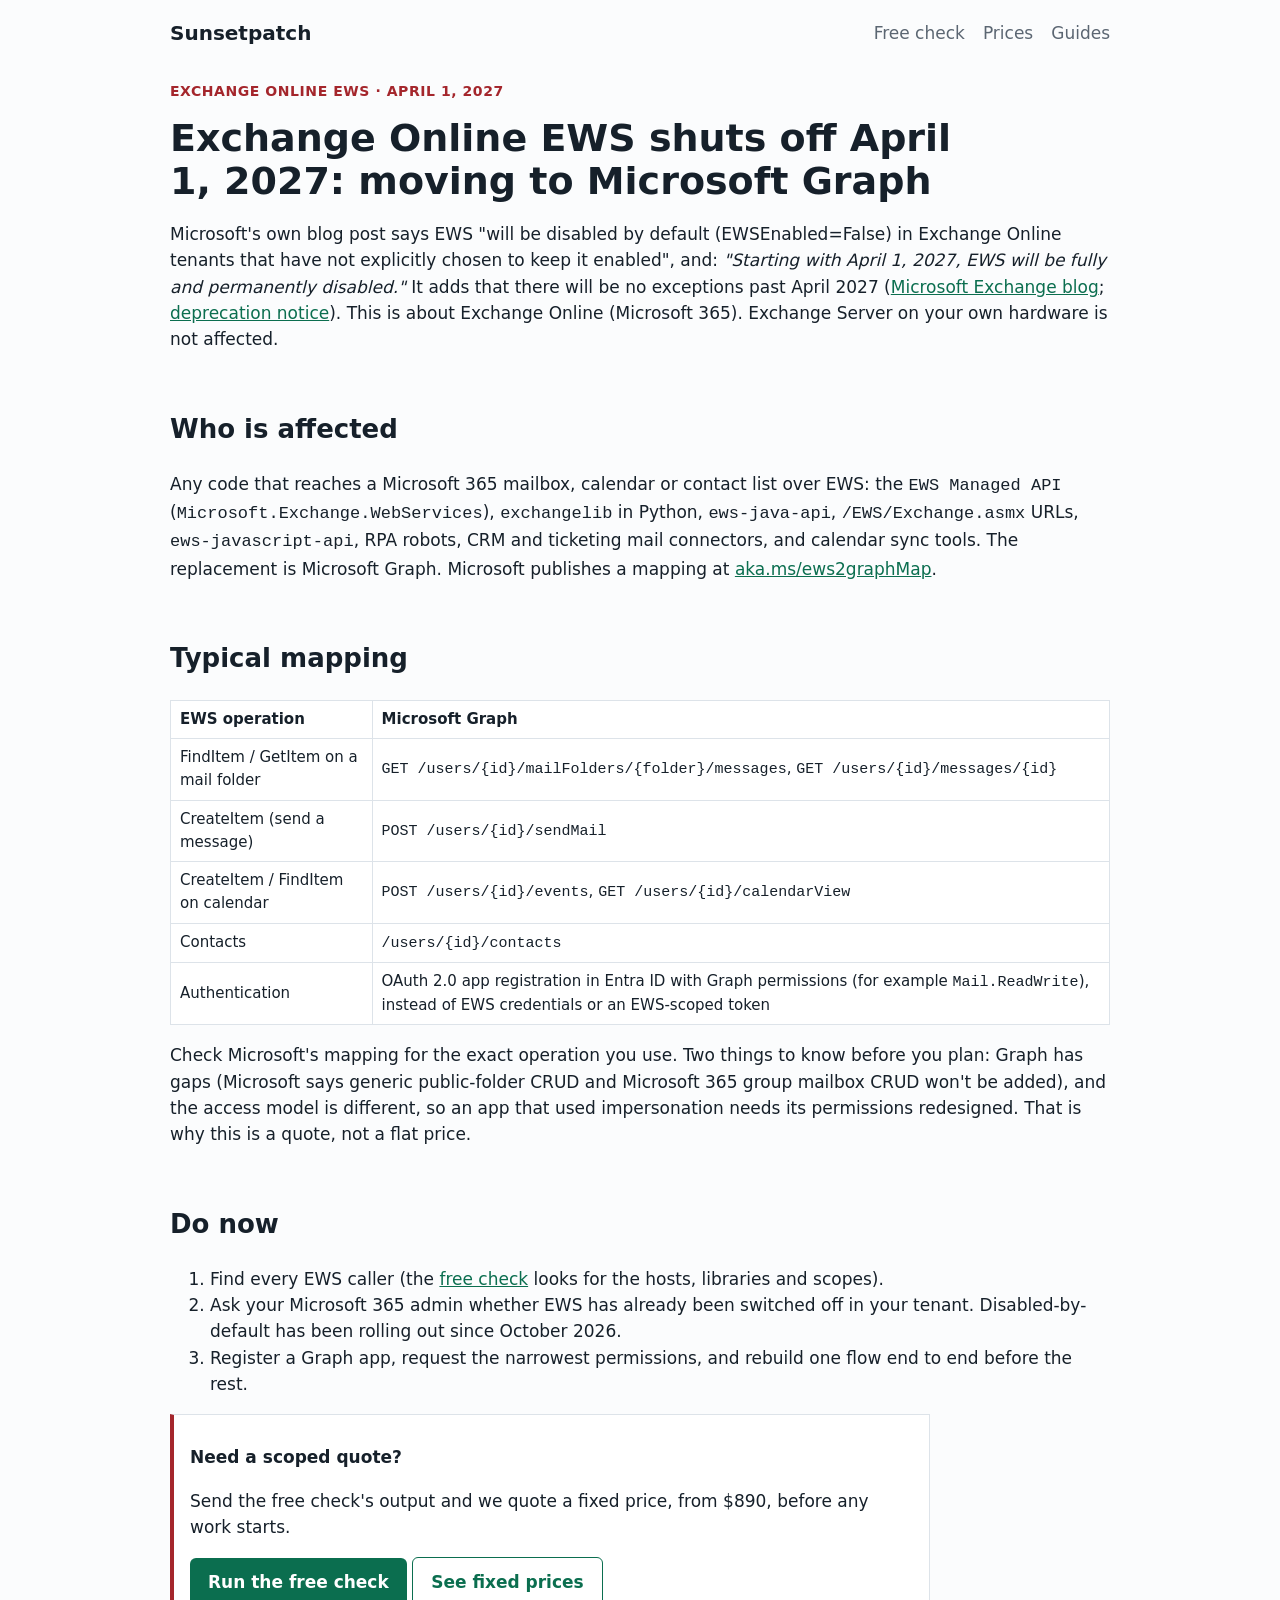
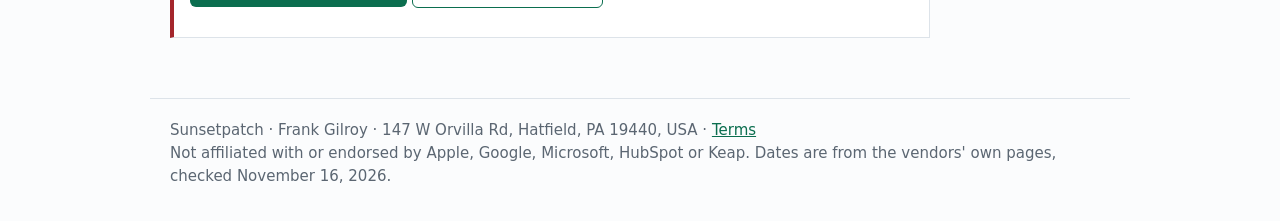
<file: exchange-online-ews-to-microsoft-graph.html>
<!doctype html>
<html lang="en">
<head>
<meta charset="utf-8">
<meta name="viewport" content="width=device-width, initial-scale=1">
<meta http-equiv="Content-Security-Policy" content="default-src 'self'; style-src 'self'; script-src 'self' https://gc.zgo.at; img-src 'self' https://sunsetpatch.goatcounter.com; connect-src 'self' https://sunsetpatch.goatcounter.com; base-uri 'none'">
<title>Exchange Online EWS to Microsoft Graph migration: EWS disabled April 1, 2027</title>
<meta name="description" content="Exchange Online EWS is fully and permanently disabled on April 1, 2027. Who is affected, the EWS-to-Microsoft-Graph mapping, known gaps and what to do first.">
<link rel="canonical" href="https://beingrealfrank.github.io/sunsetpatch/exchange-online-ews-to-microsoft-graph.html">
<link rel="icon" href="favicon.svg" type="image/svg+xml">
<link rel="stylesheet" href="style.css">
<script data-goatcounter="https://sunsetpatch.goatcounter.com/count" async src="https://gc.zgo.at/count.js"></script>
</head>
<body>
<header class="wrap top"><a class="brand" href="./">Sunsetpatch</a><nav><a href="./#check">Free check</a><a href="./#prices">Prices</a><a href="guides.html">Guides</a></nav></header>
<main class="wrap">
<p class="eyebrow">Exchange Online EWS · April 1, 2027</p>
<h1>Exchange Online EWS shuts off April 1, 2027: moving to Microsoft Graph</h1>

<p>Microsoft's own blog post says EWS "will be disabled by default (EWSEnabled=False) in Exchange Online tenants that have not explicitly chosen to keep it enabled", and: <em>"Starting with April 1, 2027, EWS will be fully and permanently disabled."</em> It adds that there will be no exceptions past April 2027 (<a href="https://techcommunity.microsoft.com/blog/exchange/exchange-online-ews-your-time-is-almost-up/4492361" rel="noopener">Microsoft Exchange blog</a>; <a href="https://learn.microsoft.com/exchange/clients-and-mobile-in-exchange-online/deprecation-of-ews-exchange-online" rel="noopener">deprecation notice</a>). This is about Exchange Online (Microsoft 365). Exchange Server on your own hardware is not affected.</p>
<h2>Who is affected</h2>
<p>Any code that reaches a Microsoft 365 mailbox, calendar or contact list over EWS: the <code>EWS Managed API</code> (<code>Microsoft.Exchange.WebServices</code>), <code>exchangelib</code> in Python, <code>ews-java-api</code>, <code>/EWS/Exchange.asmx</code> URLs, <code>ews-javascript-api</code>, RPA robots, CRM and ticketing mail connectors, and calendar sync tools. The replacement is Microsoft Graph. Microsoft publishes a mapping at <a href="https://aka.ms/ews2graphMap" rel="noopener">aka.ms/ews2graphMap</a>.</p>
<h2>Typical mapping</h2>
<table class="dates">
<tr><th>EWS operation</th><th>Microsoft Graph</th></tr>
<tr><td>FindItem / GetItem on a mail folder</td><td><code>GET /users/{id}/mailFolders/{folder}/messages</code>, <code>GET /users/{id}/messages/{id}</code></td></tr>
<tr><td>CreateItem (send a message)</td><td><code>POST /users/{id}/sendMail</code></td></tr>
<tr><td>CreateItem / FindItem on calendar</td><td><code>POST /users/{id}/events</code>, <code>GET /users/{id}/calendarView</code></td></tr>
<tr><td>Contacts</td><td><code>/users/{id}/contacts</code></td></tr>
<tr><td>Authentication</td><td>OAuth 2.0 app registration in Entra ID with Graph permissions (for example <code>Mail.ReadWrite</code>), instead of EWS credentials or an EWS-scoped token</td></tr>
</table>
<p>Check Microsoft's mapping for the exact operation you use. Two things to know before you plan: Graph has gaps (Microsoft says generic public-folder CRUD and Microsoft 365 group mailbox CRUD won't be added), and the access model is different, so an app that used impersonation needs its permissions redesigned. That is why this is a quote, not a flat price.</p>
<h2>Do now</h2>
<ol>
<li>Find every EWS caller (the <a href="./#check">free check</a> looks for the hosts, libraries and scopes).</li>
<li>Ask your Microsoft 365 admin whether EWS has already been switched off in your tenant. Disabled-by-default has been rolling out since October 2026.</li>
<li>Register a Graph app, request the narrowest permissions, and rebuild one flow end to end before the rest.</li>
</ol>

<div class="stat"><p><b>Need a scoped quote?</b></p><p>Send the free check's output and we quote a fixed price, from $890, before any work starts.</p><p><a class="btn" href="./#check">Run the free check</a> <a class="btn ghost" href="./#prices">See fixed prices</a></p></div>
</main>
<footer class="wrap foot">Sunsetpatch · Frank Gilroy · 147 W Orvilla Rd, Hatfield, PA 19440, USA · <a href="terms.html">Terms</a><br>Not affiliated with or endorsed by Apple, Google, Microsoft, HubSpot or Keap. Dates are from the vendors' own pages, checked November 16, 2026.</footer>
</body>
</html>
</file>
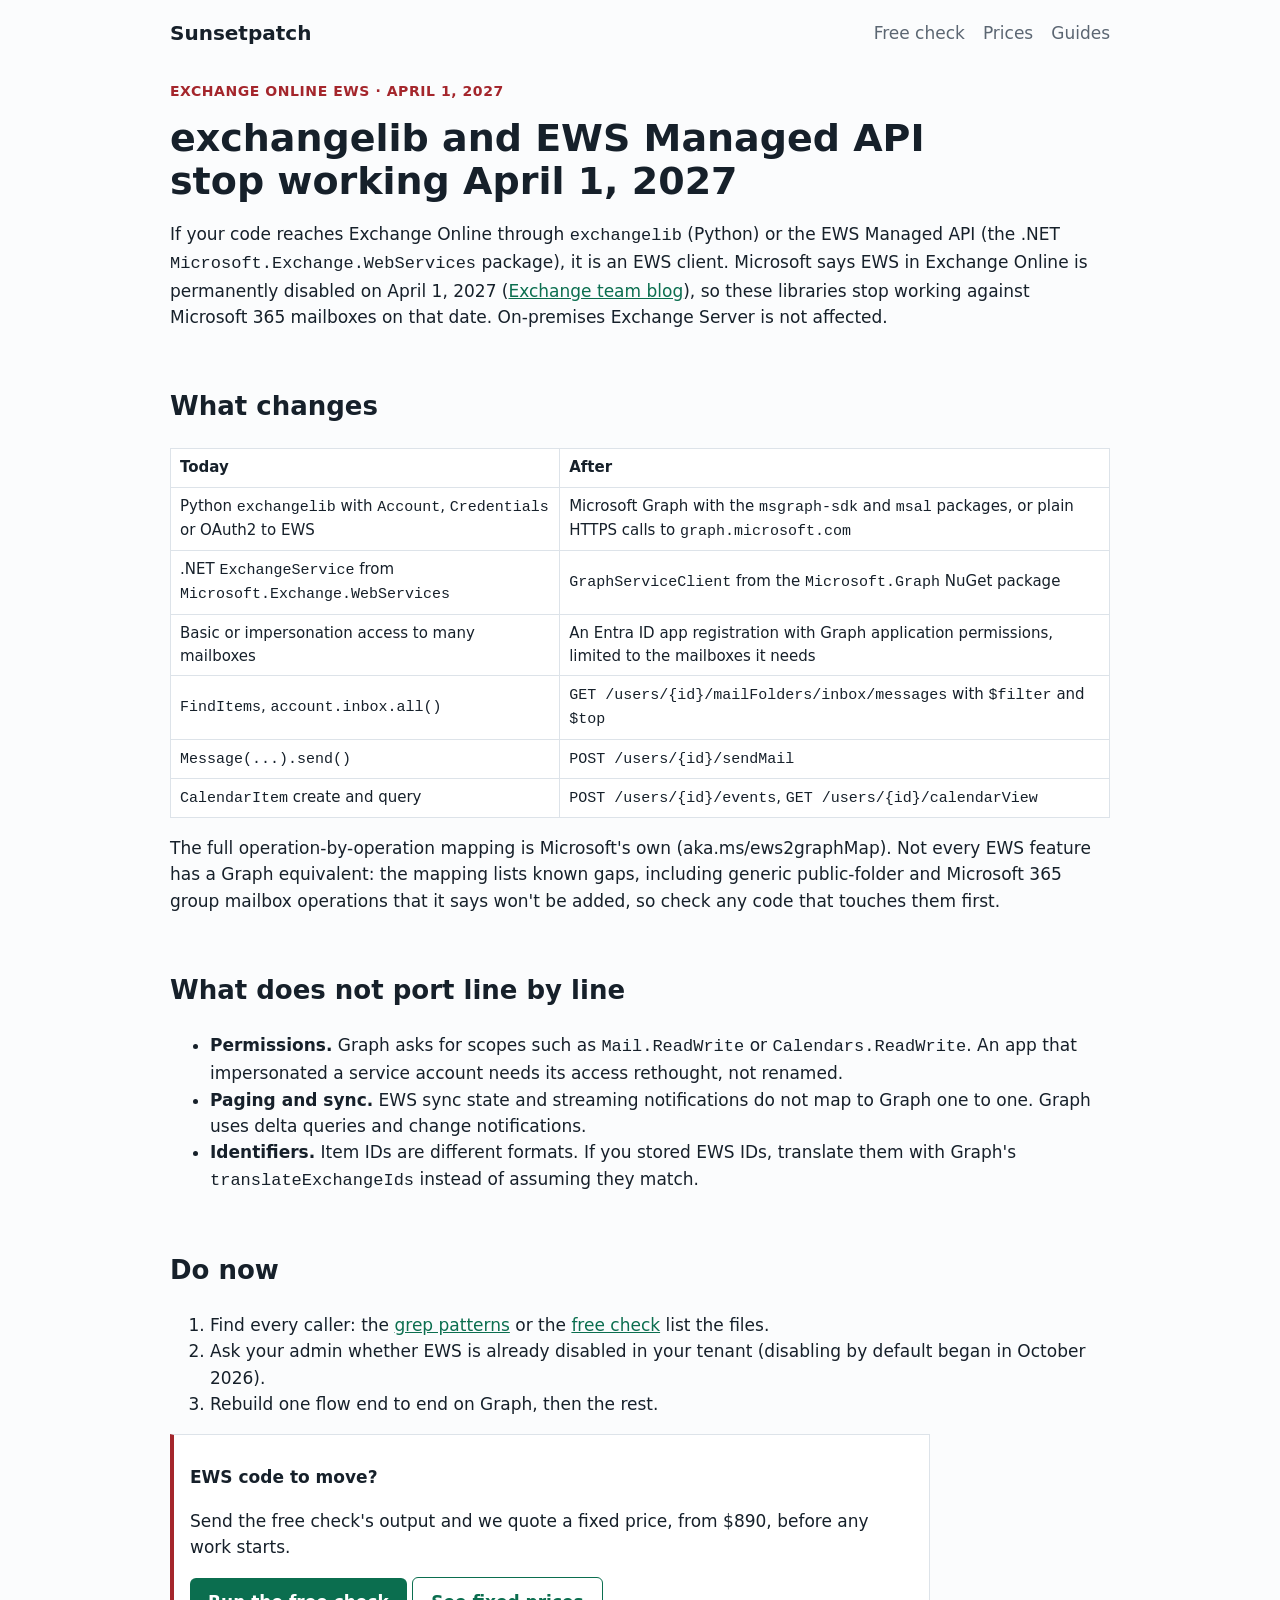
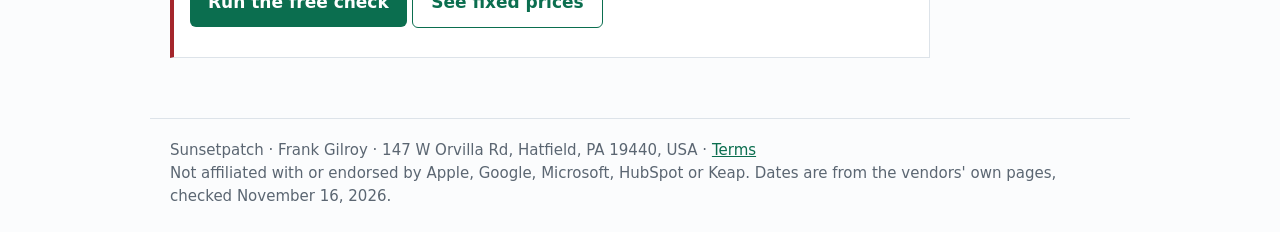
<file: exchangelib-ews-managed-api-to-microsoft-graph.html>
<!doctype html>
<html lang="en">
<head>
<meta charset="utf-8">
<meta name="viewport" content="width=device-width, initial-scale=1">
<meta http-equiv="Content-Security-Policy" content="default-src 'self'; style-src 'self'; script-src 'self' https://gc.zgo.at; img-src 'self' https://sunsetpatch.goatcounter.com; connect-src 'self' https://sunsetpatch.goatcounter.com; base-uri 'none'">
<title>exchangelib and EWS Managed API to Microsoft Graph: what breaks April 1, 2027</title>
<meta name="description" content="exchangelib (Python) and the EWS Managed API (.NET) stop working with Exchange Online when EWS is disabled on April 1, 2027. What to move to and what does not port.">
<link rel="canonical" href="https://beingrealfrank.github.io/sunsetpatch/exchangelib-ews-managed-api-to-microsoft-graph.html">
<link rel="icon" href="favicon.svg" type="image/svg+xml">
<link rel="stylesheet" href="style.css">
<script data-goatcounter="https://sunsetpatch.goatcounter.com/count" async src="https://gc.zgo.at/count.js"></script>
</head>
<body>
<header class="wrap top"><a class="brand" href="./">Sunsetpatch</a><nav><a href="./#check">Free check</a><a href="./#prices">Prices</a><a href="guides.html">Guides</a></nav></header>
<main class="wrap">
<p class="eyebrow">Exchange Online EWS · April 1, 2027</p>
<h1>exchangelib and EWS Managed API stop working April 1, 2027</h1>

<p>If your code reaches Exchange Online through <code>exchangelib</code> (Python) or the EWS Managed API (the .NET <code>Microsoft.Exchange.WebServices</code> package), it is an EWS client. Microsoft says EWS in Exchange Online is permanently disabled on April 1, 2027 (<a href="https://techcommunity.microsoft.com/blog/Exchange/exchange-online-ews-your-time-is-almost-up/4492361" rel="noopener">Exchange team blog</a>), so these libraries stop working against Microsoft 365 mailboxes on that date. On-premises Exchange Server is not affected.</p>
<h2>What changes</h2>
<table class="dates">
<tr><th>Today</th><th>After</th></tr>
<tr><td>Python <code>exchangelib</code> with <code>Account</code>, <code>Credentials</code> or OAuth2 to EWS</td><td>Microsoft Graph with the <code>msgraph-sdk</code> and <code>msal</code> packages, or plain HTTPS calls to <code>graph.microsoft.com</code></td></tr>
<tr><td>.NET <code>ExchangeService</code> from <code>Microsoft.Exchange.WebServices</code></td><td><code>GraphServiceClient</code> from the <code>Microsoft.Graph</code> NuGet package</td></tr>
<tr><td>Basic or impersonation access to many mailboxes</td><td>An Entra ID app registration with Graph application permissions, limited to the mailboxes it needs</td></tr>
<tr><td><code>FindItems</code>, <code>account.inbox.all()</code></td><td><code>GET /users/{id}/mailFolders/inbox/messages</code> with <code>$filter</code> and <code>$top</code></td></tr>
<tr><td><code>Message(...).send()</code></td><td><code>POST /users/{id}/sendMail</code></td></tr>
<tr><td><code>CalendarItem</code> create and query</td><td><code>POST /users/{id}/events</code>, <code>GET /users/{id}/calendarView</code></td></tr>
</table>
<p>The full operation-by-operation mapping is Microsoft's own (aka.ms/ews2graphMap). Not every EWS feature has a Graph equivalent: the mapping lists known gaps, including generic public-folder and Microsoft 365 group mailbox operations that it says won't be added, so check any code that touches them first.</p>
<h2>What does not port line by line</h2>
<ul>
<li><b>Permissions.</b> Graph asks for scopes such as <code>Mail.ReadWrite</code> or <code>Calendars.ReadWrite</code>. An app that impersonated a service account needs its access rethought, not renamed.</li>
<li><b>Paging and sync.</b> EWS sync state and streaming notifications do not map to Graph one to one. Graph uses delta queries and change notifications.</li>
<li><b>Identifiers.</b> Item IDs are different formats. If you stored EWS IDs, translate them with Graph's <code>translateExchangeIds</code> instead of assuming they match.</li>
</ul>
<h2>Do now</h2>
<ol>
<li>Find every caller: the <a href="find-sunsetting-api-calls-in-your-code.html">grep patterns</a> or the <a href="./#check">free check</a> list the files.</li>
<li>Ask your admin whether EWS is already disabled in your tenant (disabling by default began in October 2026).</li>
<li>Rebuild one flow end to end on Graph, then the rest.</li>
</ol>

<div class="stat"><p><b>EWS code to move?</b></p><p>Send the free check's output and we quote a fixed price, from $890, before any work starts.</p><p><a class="btn" href="./#check">Run the free check</a> <a class="btn ghost" href="./#prices">See fixed prices</a></p></div>
</main>
<footer class="wrap foot">Sunsetpatch · Frank Gilroy · 147 W Orvilla Rd, Hatfield, PA 19440, USA · <a href="terms.html">Terms</a><br>Not affiliated with or endorsed by Apple, Google, Microsoft, HubSpot or Keap. Dates are from the vendors' own pages, checked November 16, 2026.</footer>
</body>
</html>
</file>
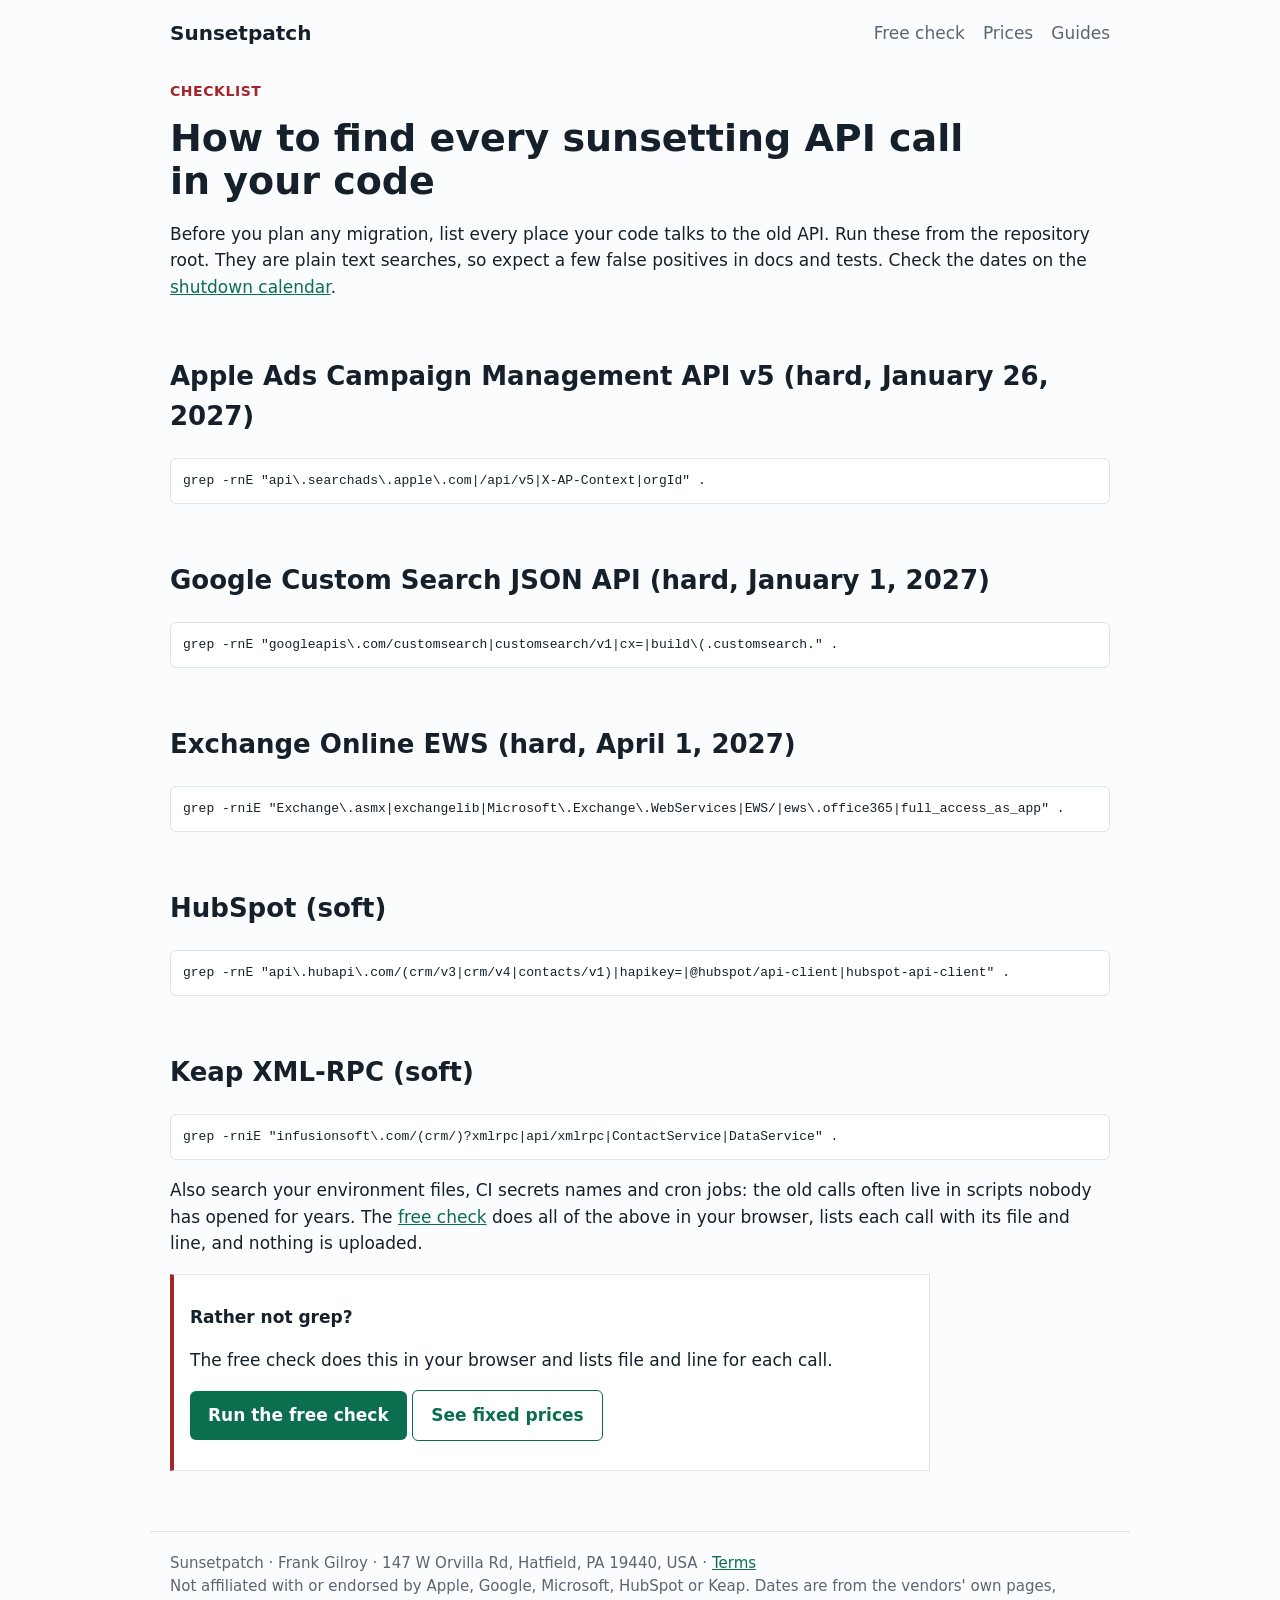
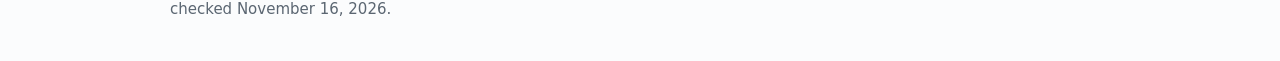
<file: find-sunsetting-api-calls-in-your-code.html>
<!doctype html>
<html lang="en">
<head>
<meta charset="utf-8">
<meta name="viewport" content="width=device-width, initial-scale=1">
<meta http-equiv="Content-Security-Policy" content="default-src 'self'; style-src 'self'; script-src 'self' https://gc.zgo.at; img-src 'self' https://sunsetpatch.goatcounter.com; connect-src 'self' https://sunsetpatch.goatcounter.com; base-uri 'none'">
<title>How to find every sunsetting API call in your code: grep patterns for 2027 shutdowns</title>
<meta name="description" content="Copy-paste grep commands to find Apple Ads v5, Google Custom Search, Exchange EWS, HubSpot and Keap XML-RPC calls in your repository before the 2027 deadlines.">
<link rel="canonical" href="https://beingrealfrank.github.io/sunsetpatch/find-sunsetting-api-calls-in-your-code.html">
<link rel="icon" href="favicon.svg" type="image/svg+xml">
<link rel="stylesheet" href="style.css">
<script data-goatcounter="https://sunsetpatch.goatcounter.com/count" async src="https://gc.zgo.at/count.js"></script>
</head>
<body>
<header class="wrap top"><a class="brand" href="./">Sunsetpatch</a><nav><a href="./#check">Free check</a><a href="./#prices">Prices</a><a href="guides.html">Guides</a></nav></header>
<main class="wrap">
<p class="eyebrow">Checklist</p>
<h1>How to find every sunsetting API call in your code</h1>

<p>Before you plan any migration, list every place your code talks to the old API. Run these from the repository root. They are plain text searches, so expect a few false positives in docs and tests. Check the dates on the <a href="api-shutdown-calendar-2027.html">shutdown calendar</a>.</p>
<h2>Apple Ads Campaign Management API v5 (hard, January 26, 2027)</h2>
<pre>grep -rnE "api\.searchads\.apple\.com|/api/v5|X-AP-Context|orgId" .</pre>
<h2>Google Custom Search JSON API (hard, January 1, 2027)</h2>
<pre>grep -rnE "googleapis\.com/customsearch|customsearch/v1|cx=|build\(.customsearch." .</pre>
<h2>Exchange Online EWS (hard, April 1, 2027)</h2>
<pre>grep -rniE "Exchange\.asmx|exchangelib|Microsoft\.Exchange\.WebServices|EWS/|ews\.office365|full_access_as_app" .</pre>
<h2>HubSpot (soft)</h2>
<pre>grep -rnE "api\.hubapi\.com/(crm/v3|crm/v4|contacts/v1)|hapikey=|@hubspot/api-client|hubspot-api-client" .</pre>
<h2>Keap XML-RPC (soft)</h2>
<pre>grep -rniE "infusionsoft\.com/(crm/)?xmlrpc|api/xmlrpc|ContactService|DataService" .</pre>
<p>Also search your environment files, CI secrets names and cron jobs: the old calls often live in scripts nobody has opened for years. The <a href="./#check">free check</a> does all of the above in your browser, lists each call with its file and line, and nothing is uploaded.</p>

<div class="stat"><p><b>Rather not grep?</b></p><p>The free check does this in your browser and lists file and line for each call.</p><p><a class="btn" href="./#check">Run the free check</a> <a class="btn ghost" href="./#prices">See fixed prices</a></p></div>
</main>
<footer class="wrap foot">Sunsetpatch · Frank Gilroy · 147 W Orvilla Rd, Hatfield, PA 19440, USA · <a href="terms.html">Terms</a><br>Not affiliated with or endorsed by Apple, Google, Microsoft, HubSpot or Keap. Dates are from the vendors' own pages, checked November 16, 2026.</footer>
</body>
</html>
</file>
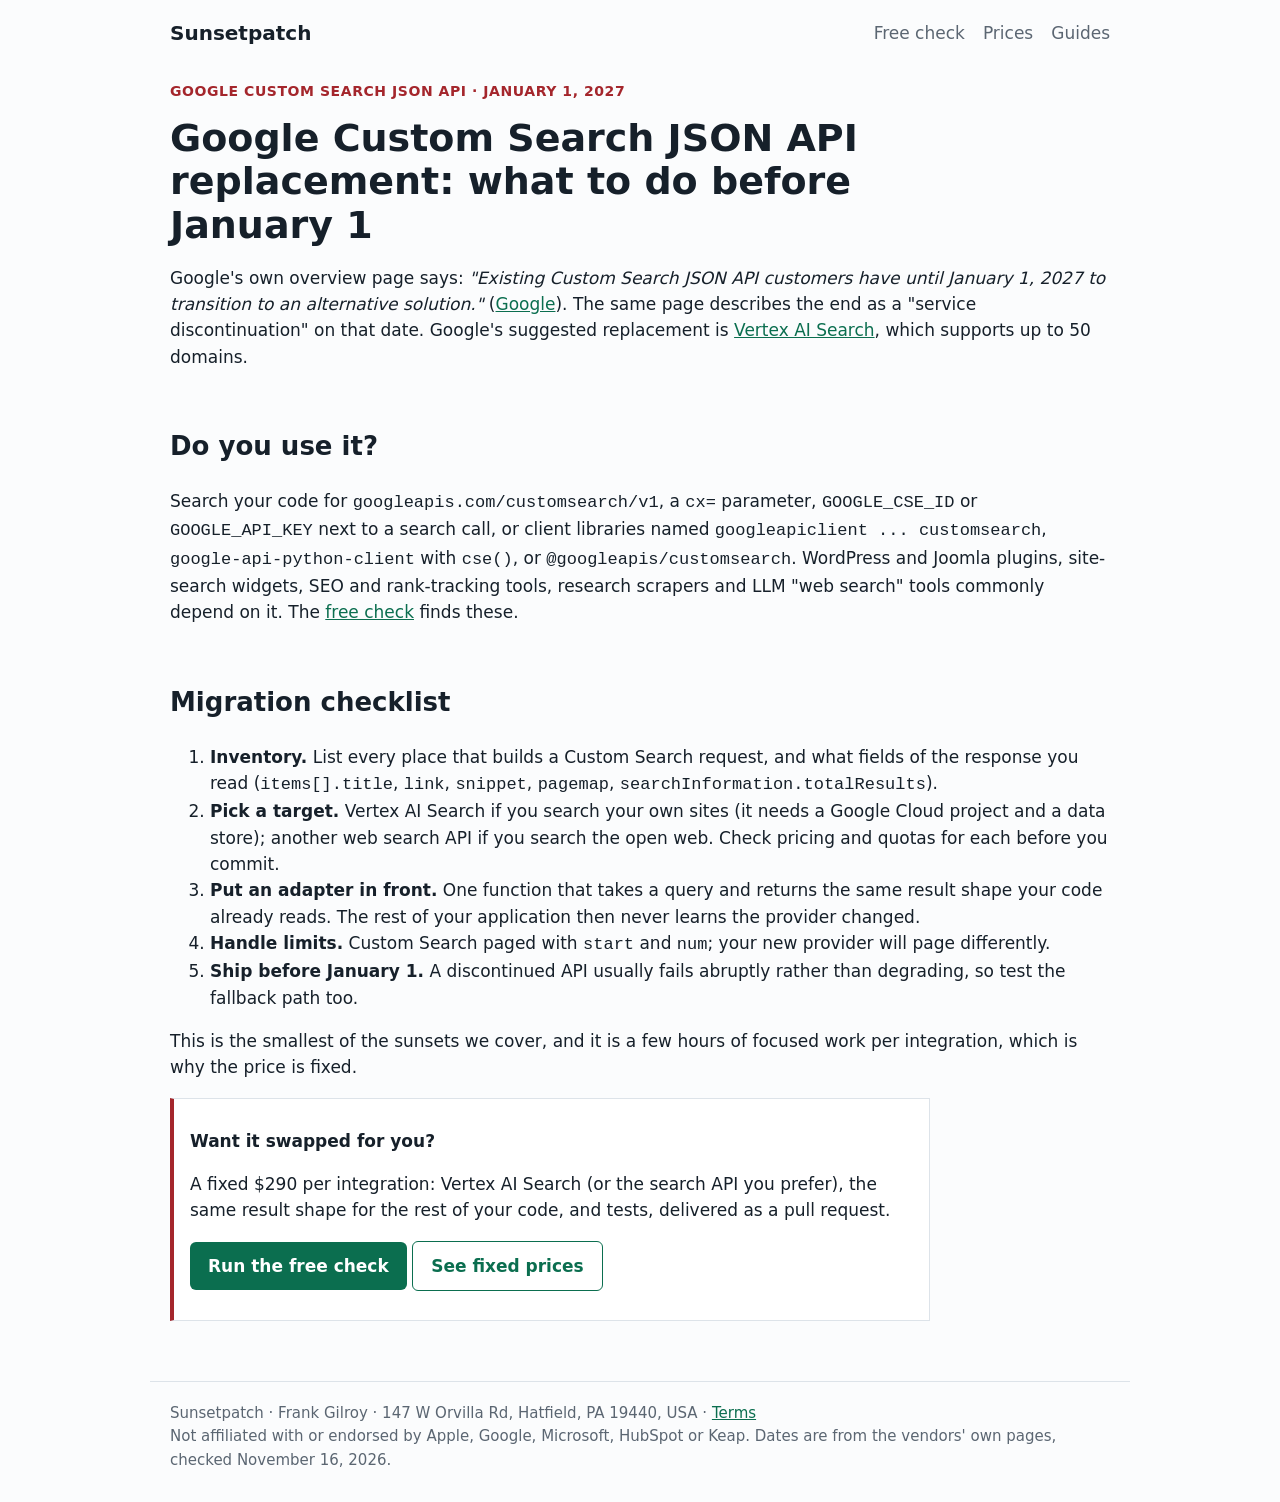
<file: google-custom-search-json-api-replacement.html>
<!doctype html>
<html lang="en">
<head>
<meta charset="utf-8">
<meta name="viewport" content="width=device-width, initial-scale=1">
<meta http-equiv="Content-Security-Policy" content="default-src 'self'; style-src 'self'; script-src 'self' https://gc.zgo.at; img-src 'self' https://sunsetpatch.goatcounter.com; connect-src 'self' https://sunsetpatch.goatcounter.com; base-uri 'none'">
<title>Google Custom Search JSON API replacement: shutdown January 1, 2027</title>
<meta name="description" content="Google&#x27;s Custom Search JSON API is discontinued for existing customers on January 1, 2027. How to find every call, what to replace it with, and a migration checklist.">
<link rel="canonical" href="https://beingrealfrank.github.io/sunsetpatch/google-custom-search-json-api-replacement.html">
<link rel="icon" href="favicon.svg" type="image/svg+xml">
<link rel="stylesheet" href="style.css">
<script data-goatcounter="https://sunsetpatch.goatcounter.com/count" async src="https://gc.zgo.at/count.js"></script>
</head>
<body>
<header class="wrap top"><a class="brand" href="./">Sunsetpatch</a><nav><a href="./#check">Free check</a><a href="./#prices">Prices</a><a href="guides.html">Guides</a></nav></header>
<main class="wrap">
<p class="eyebrow">Google Custom Search JSON API · January 1, 2027</p>
<h1>Google Custom Search JSON API replacement: what to do before January 1</h1>

<p>Google's own overview page says: <em>"Existing Custom Search JSON API customers have until January 1, 2027 to transition to an alternative solution."</em> (<a href="https://developers.google.com/custom-search/v1/overview" rel="noopener">Google</a>). The same page describes the end as a "service discontinuation" on that date. Google's suggested replacement is <a href="https://cloud.google.com/use-cases/site-search" rel="noopener">Vertex AI Search</a>, which supports up to 50 domains.</p>
<h2>Do you use it?</h2>
<p>Search your code for <code>googleapis.com/customsearch/v1</code>, a <code>cx=</code> parameter, <code>GOOGLE_CSE_ID</code> or <code>GOOGLE_API_KEY</code> next to a search call, or client libraries named <code>googleapiclient ... customsearch</code>, <code>google-api-python-client</code> with <code>cse()</code>, or <code>@googleapis/customsearch</code>. WordPress and Joomla plugins, site-search widgets, SEO and rank-tracking tools, research scrapers and LLM "web search" tools commonly depend on it. The <a href="./#check">free check</a> finds these.</p>
<h2>Migration checklist</h2>
<ol>
<li><b>Inventory.</b> List every place that builds a Custom Search request, and what fields of the response you read (<code>items[].title</code>, <code>link</code>, <code>snippet</code>, <code>pagemap</code>, <code>searchInformation.totalResults</code>).</li>
<li><b>Pick a target.</b> Vertex AI Search if you search your own sites (it needs a Google Cloud project and a data store); another web search API if you search the open web. Check pricing and quotas for each before you commit.</li>
<li><b>Put an adapter in front.</b> One function that takes a query and returns the same result shape your code already reads. The rest of your application then never learns the provider changed.</li>
<li><b>Handle limits.</b> Custom Search paged with <code>start</code> and <code>num</code>; your new provider will page differently.</li>
<li><b>Ship before January 1.</b> A discontinued API usually fails abruptly rather than degrading, so test the fallback path too.</li>
</ol>
<p>This is the smallest of the sunsets we cover, and it is a few hours of focused work per integration, which is why the price is fixed.</p>

<div class="stat"><p><b>Want it swapped for you?</b></p><p>A fixed $290 per integration: Vertex AI Search (or the search API you prefer), the same result shape for the rest of your code, and tests, delivered as a pull request.</p><p><a class="btn" href="./#check">Run the free check</a> <a class="btn ghost" href="./#prices">See fixed prices</a></p></div>
</main>
<footer class="wrap foot">Sunsetpatch · Frank Gilroy · 147 W Orvilla Rd, Hatfield, PA 19440, USA · <a href="terms.html">Terms</a><br>Not affiliated with or endorsed by Apple, Google, Microsoft, HubSpot or Keap. Dates are from the vendors' own pages, checked November 16, 2026.</footer>
</body>
</html>
</file>
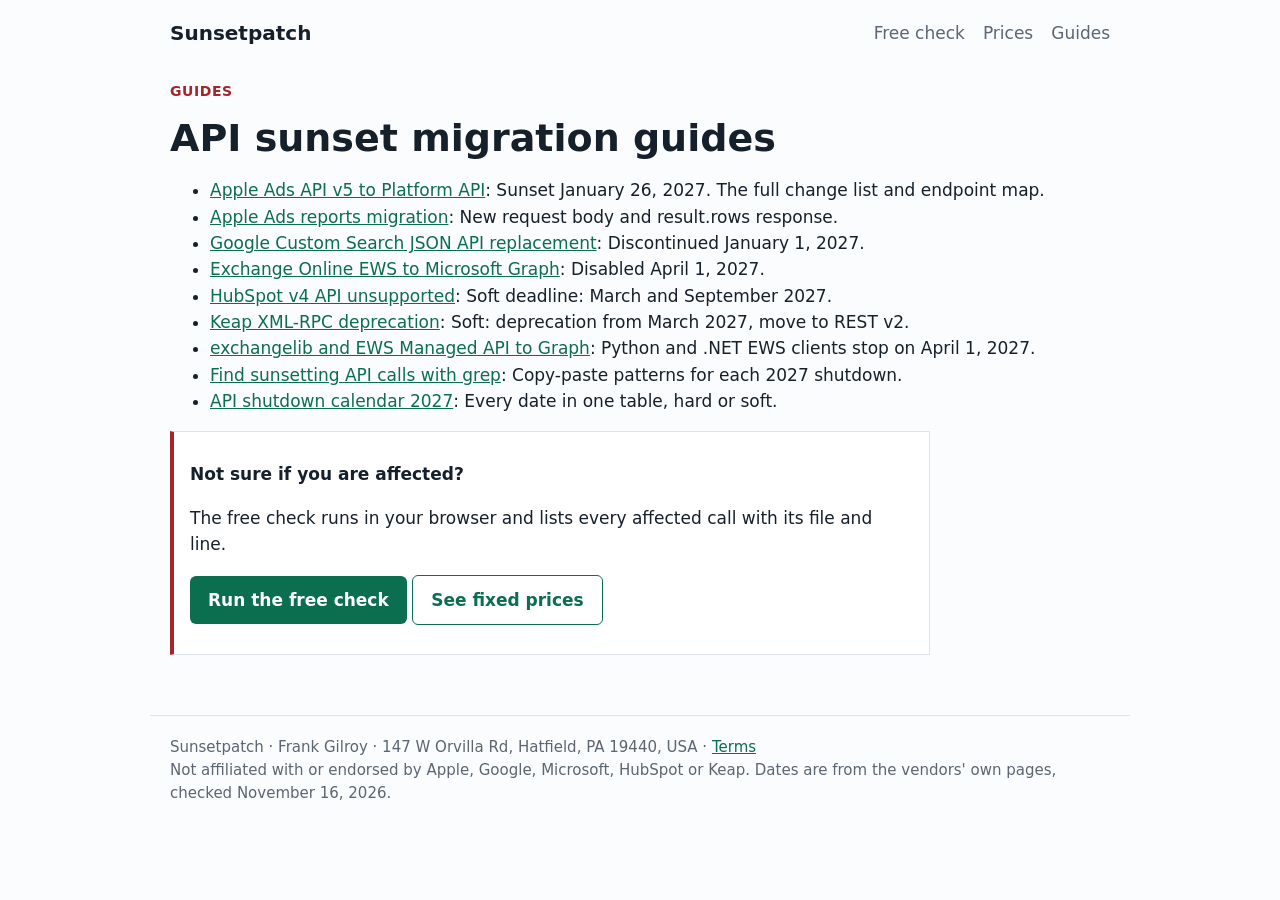
<file: guides.html>
<!doctype html>
<html lang="en">
<head>
<meta charset="utf-8">
<meta name="viewport" content="width=device-width, initial-scale=1">
<meta http-equiv="Content-Security-Policy" content="default-src 'self'; style-src 'self'; script-src 'self' https://gc.zgo.at; img-src 'self' https://sunsetpatch.goatcounter.com; connect-src 'self' https://sunsetpatch.goatcounter.com; base-uri 'none'">
<title>API sunset migration guides · Sunsetpatch</title>
<meta name="description" content="Migration guides for the API shutdowns of 2027: Apple Ads, Google Custom Search, Exchange Online EWS, HubSpot.">
<link rel="canonical" href="https://beingrealfrank.github.io/sunsetpatch/guides.html">
<link rel="icon" href="favicon.svg" type="image/svg+xml">
<link rel="stylesheet" href="style.css">
<script data-goatcounter="https://sunsetpatch.goatcounter.com/count" async src="https://gc.zgo.at/count.js"></script>
</head>
<body>
<header class="wrap top"><a class="brand" href="./">Sunsetpatch</a><nav><a href="./#check">Free check</a><a href="./#prices">Prices</a><a href="guides.html">Guides</a></nav></header>
<main class="wrap">
<p class="eyebrow">Guides</p>
<h1>API sunset migration guides</h1>
<ul><li><a href="apple-ads-api-v5-to-platform-api.html">Apple Ads API v5 to Platform API</a>: Sunset January 26, 2027. The full change list and endpoint map.</li><li><a href="apple-ads-reports-migration.html">Apple Ads reports migration</a>: New request body and result.rows response.</li><li><a href="google-custom-search-json-api-replacement.html">Google Custom Search JSON API replacement</a>: Discontinued January 1, 2027.</li><li><a href="exchange-online-ews-to-microsoft-graph.html">Exchange Online EWS to Microsoft Graph</a>: Disabled April 1, 2027.</li><li><a href="hubspot-v4-api-unsupported-2027.html">HubSpot v4 API unsupported</a>: Soft deadline: March and September 2027.</li><li><a href="keap-xml-rpc-deprecation-2027.html">Keap XML-RPC deprecation</a>: Soft: deprecation from March 2027, move to REST v2.</li><li><a href="exchangelib-ews-managed-api-to-microsoft-graph.html">exchangelib and EWS Managed API to Graph</a>: Python and .NET EWS clients stop on April 1, 2027.</li><li><a href="find-sunsetting-api-calls-in-your-code.html">Find sunsetting API calls with grep</a>: Copy-paste patterns for each 2027 shutdown.</li><li><a href="api-shutdown-calendar-2027.html">API shutdown calendar 2027</a>: Every date in one table, hard or soft.</li></ul>
<div class="stat"><p><b>Not sure if you are affected?</b></p><p>The free check runs in your browser and lists every affected call with its file and line.</p><p><a class="btn" href="./#check">Run the free check</a> <a class="btn ghost" href="./#prices">See fixed prices</a></p></div>
</main>
<footer class="wrap foot">Sunsetpatch · Frank Gilroy · 147 W Orvilla Rd, Hatfield, PA 19440, USA · <a href="terms.html">Terms</a><br>Not affiliated with or endorsed by Apple, Google, Microsoft, HubSpot or Keap. Dates are from the vendors' own pages, checked November 16, 2026.</footer>
</body>
</html>
</file>
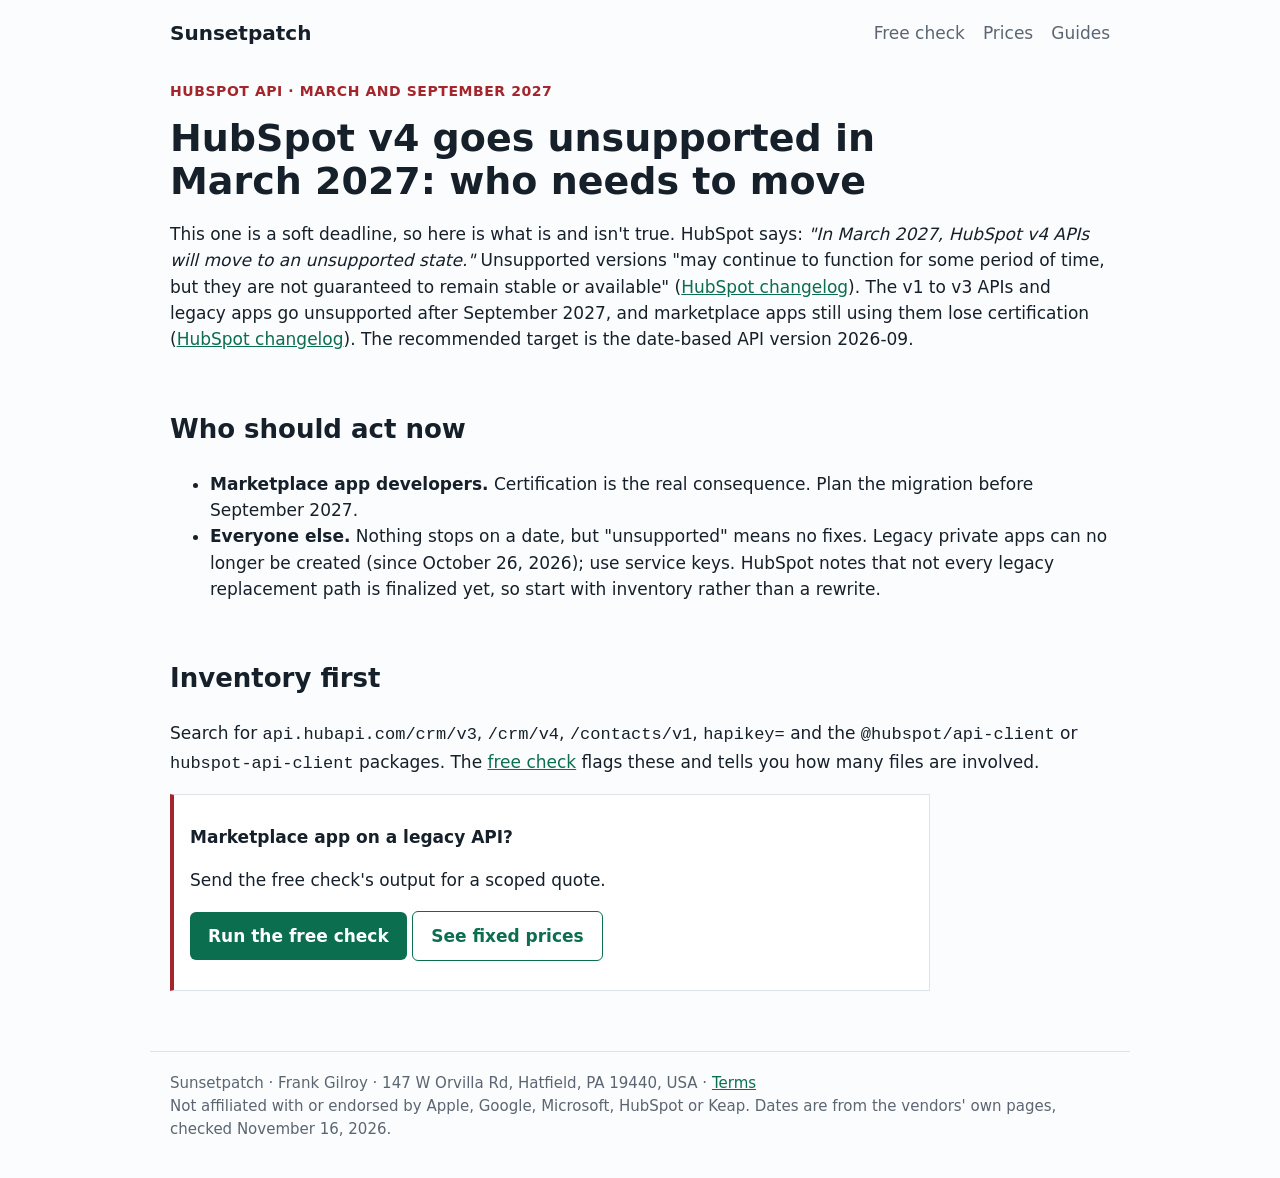
<file: hubspot-v4-api-unsupported-2027.html>
<!doctype html>
<html lang="en">
<head>
<meta charset="utf-8">
<meta name="viewport" content="width=device-width, initial-scale=1">
<meta http-equiv="Content-Security-Policy" content="default-src 'self'; style-src 'self'; script-src 'self' https://gc.zgo.at; img-src 'self' https://sunsetpatch.goatcounter.com; connect-src 'self' https://sunsetpatch.goatcounter.com; base-uri 'none'">
<title>HubSpot v4 API unsupported from March 2027: what it means and what to migrate</title>
<meta name="description" content="HubSpot moves v4 APIs to unsupported in March 2027 and v1-v3 in September 2027. What is a hard deadline, what is not, and how to inventory affected code.">
<link rel="canonical" href="https://beingrealfrank.github.io/sunsetpatch/hubspot-v4-api-unsupported-2027.html">
<link rel="icon" href="favicon.svg" type="image/svg+xml">
<link rel="stylesheet" href="style.css">
<script data-goatcounter="https://sunsetpatch.goatcounter.com/count" async src="https://gc.zgo.at/count.js"></script>
</head>
<body>
<header class="wrap top"><a class="brand" href="./">Sunsetpatch</a><nav><a href="./#check">Free check</a><a href="./#prices">Prices</a><a href="guides.html">Guides</a></nav></header>
<main class="wrap">
<p class="eyebrow">HubSpot API · March and September 2027</p>
<h1>HubSpot v4 goes unsupported in March 2027: who needs to move</h1>

<p>This one is a soft deadline, so here is what is and isn't true. HubSpot says: <em>"In March 2027, HubSpot v4 APIs will move to an unsupported state."</em> Unsupported versions "may continue to function for some period of time, but they are not guaranteed to remain stable or available" (<a href="https://developers.hubspot.com/changelog/deprecating-support-for-hubspot-v4-apis" rel="noopener">HubSpot changelog</a>). The v1 to v3 APIs and legacy apps go unsupported after September 2027, and marketplace apps still using them lose certification (<a href="https://developers.hubspot.com/changelog/legacy-apis-and-legacy-apps-whats-going-unsupported-and-when" rel="noopener">HubSpot changelog</a>). The recommended target is the date-based API version 2026-09.</p>
<h2>Who should act now</h2>
<ul>
<li><b>Marketplace app developers.</b> Certification is the real consequence. Plan the migration before September 2027.</li>
<li><b>Everyone else.</b> Nothing stops on a date, but "unsupported" means no fixes. Legacy private apps can no longer be created (since October 26, 2026); use service keys. HubSpot notes that not every legacy replacement path is finalized yet, so start with inventory rather than a rewrite.</li>
</ul>
<h2>Inventory first</h2>
<p>Search for <code>api.hubapi.com/crm/v3</code>, <code>/crm/v4</code>, <code>/contacts/v1</code>, <code>hapikey=</code> and the <code>@hubspot/api-client</code> or <code>hubspot-api-client</code> packages. The <a href="./#check">free check</a> flags these and tells you how many files are involved.</p>

<div class="stat"><p><b>Marketplace app on a legacy API?</b></p><p>Send the free check's output for a scoped quote.</p><p><a class="btn" href="./#check">Run the free check</a> <a class="btn ghost" href="./#prices">See fixed prices</a></p></div>
</main>
<footer class="wrap foot">Sunsetpatch · Frank Gilroy · 147 W Orvilla Rd, Hatfield, PA 19440, USA · <a href="terms.html">Terms</a><br>Not affiliated with or endorsed by Apple, Google, Microsoft, HubSpot or Keap. Dates are from the vendors' own pages, checked November 16, 2026.</footer>
</body>
</html>
</file>
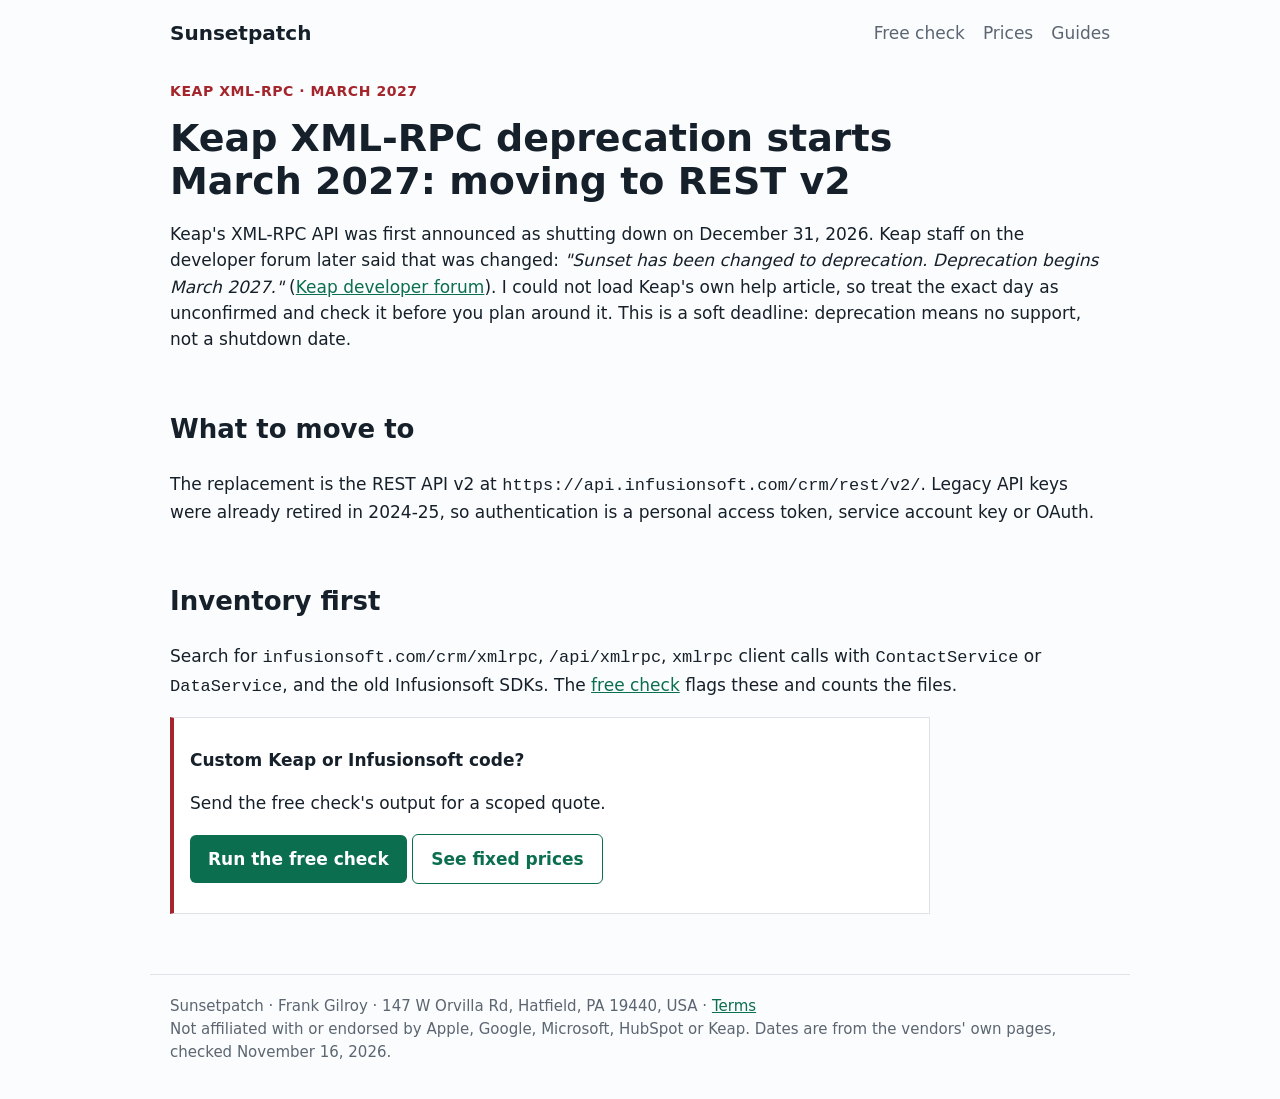
<file: keap-xml-rpc-deprecation-2027.html>
<!doctype html>
<html lang="en">
<head>
<meta charset="utf-8">
<meta name="viewport" content="width=device-width, initial-scale=1">
<meta http-equiv="Content-Security-Policy" content="default-src 'self'; style-src 'self'; script-src 'self' https://gc.zgo.at; img-src 'self' https://sunsetpatch.goatcounter.com; connect-src 'self' https://sunsetpatch.goatcounter.com; base-uri 'none'">
<title>Keap XML-RPC deprecation from March 2027: moving to REST v2</title>
<meta name="description" content="Keap XML-RPC moves from a planned December 2026 shutdown to deprecation starting March 2027. What changed, what to move to, and how to find affected code.">
<link rel="canonical" href="https://beingrealfrank.github.io/sunsetpatch/keap-xml-rpc-deprecation-2027.html">
<link rel="icon" href="favicon.svg" type="image/svg+xml">
<link rel="stylesheet" href="style.css">
<script data-goatcounter="https://sunsetpatch.goatcounter.com/count" async src="https://gc.zgo.at/count.js"></script>
</head>
<body>
<header class="wrap top"><a class="brand" href="./">Sunsetpatch</a><nav><a href="./#check">Free check</a><a href="./#prices">Prices</a><a href="guides.html">Guides</a></nav></header>
<main class="wrap">
<p class="eyebrow">Keap XML-RPC · March 2027</p>
<h1>Keap XML-RPC deprecation starts March 2027: moving to REST v2</h1>

<p>Keap's XML-RPC API was first announced as shutting down on December 31, 2026. Keap staff on the developer forum later said that was changed: <em>"Sunset has been changed to deprecation. Deprecation begins March 2027."</em> (<a href="https://integration.keap.com/t/94089" rel="noopener">Keap developer forum</a>). I could not load Keap's own help article, so treat the exact day as unconfirmed and check it before you plan around it. This is a soft deadline: deprecation means no support, not a shutdown date.</p>
<h2>What to move to</h2>
<p>The replacement is the REST API v2 at <code>https://api.infusionsoft.com/crm/rest/v2/</code>. Legacy API keys were already retired in 2024-25, so authentication is a personal access token, service account key or OAuth.</p>
<h2>Inventory first</h2>
<p>Search for <code>infusionsoft.com/crm/xmlrpc</code>, <code>/api/xmlrpc</code>, <code>xmlrpc</code> client calls with <code>ContactService</code> or <code>DataService</code>, and the old Infusionsoft SDKs. The <a href="./#check">free check</a> flags these and counts the files.</p>

<div class="stat"><p><b>Custom Keap or Infusionsoft code?</b></p><p>Send the free check's output for a scoped quote.</p><p><a class="btn" href="./#check">Run the free check</a> <a class="btn ghost" href="./#prices">See fixed prices</a></p></div>
</main>
<footer class="wrap foot">Sunsetpatch · Frank Gilroy · 147 W Orvilla Rd, Hatfield, PA 19440, USA · <a href="terms.html">Terms</a><br>Not affiliated with or endorsed by Apple, Google, Microsoft, HubSpot or Keap. Dates are from the vendors' own pages, checked November 16, 2026.</footer>
</body>
</html>
</file>
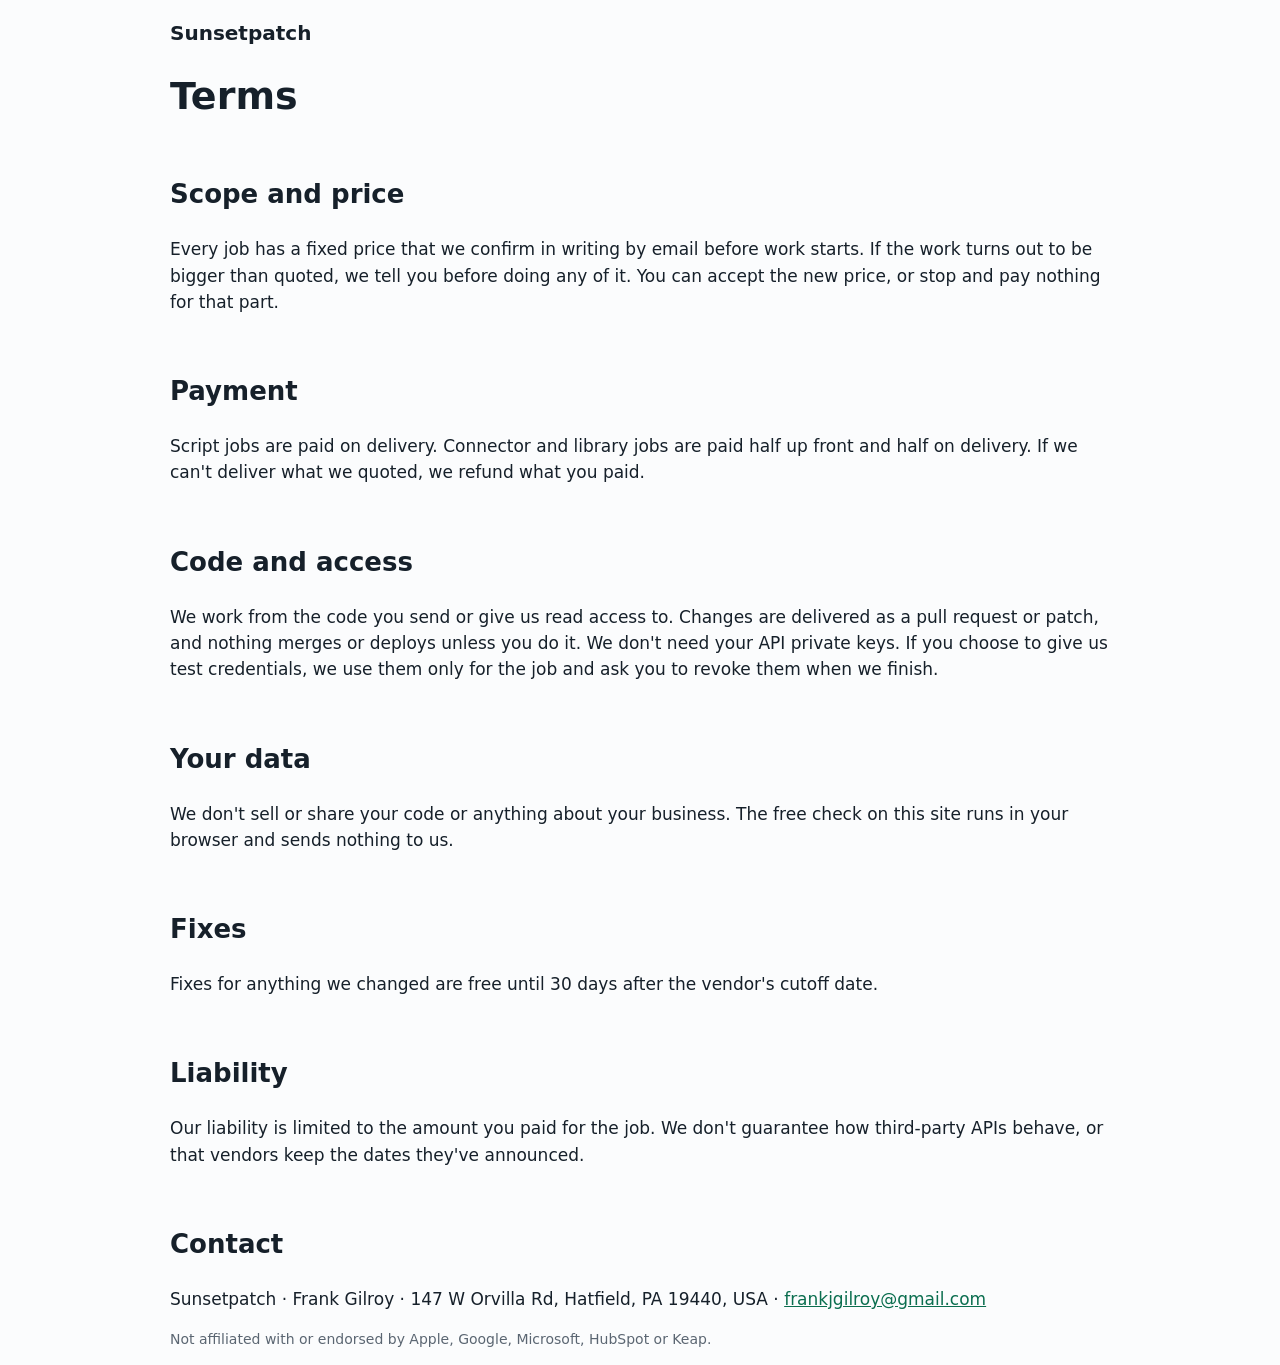
<file: terms.html>
<!doctype html>
<html lang="en">
<head>
<meta charset="utf-8">
<meta name="viewport" content="width=device-width, initial-scale=1">
<meta http-equiv="Content-Security-Policy" content="default-src 'self'; style-src 'self'; script-src 'self' https://gc.zgo.at; img-src 'self' https://sunsetpatch.goatcounter.com; connect-src 'self' https://sunsetpatch.goatcounter.com; base-uri 'none'">
<title>Terms · Sunsetpatch</title>
<link rel="icon" href="favicon.svg" type="image/svg+xml">
<link rel="stylesheet" href="style.css">
<script data-goatcounter="https://sunsetpatch.goatcounter.com/count" async src="https://gc.zgo.at/count.js"></script>
</head>
<body>
<header class="wrap top"><a class="brand" href="./">Sunsetpatch</a></header>
<main class="wrap">
<h1>Terms</h1>
<h2>Scope and price</h2>
<p>Every job has a fixed price that we confirm in writing by email before work starts. If the work turns out to be bigger than quoted, we tell you before doing any of it. You can accept the new price, or stop and pay nothing for that part.</p>
<h2>Payment</h2>
<p>Script jobs are paid on delivery. Connector and library jobs are paid half up front and half on delivery. If we can't deliver what we quoted, we refund what you paid.</p>
<h2>Code and access</h2>
<p>We work from the code you send or give us read access to. Changes are delivered as a pull request or patch, and nothing merges or deploys unless you do it. We don't need your API private keys. If you choose to give us test credentials, we use them only for the job and ask you to revoke them when we finish.</p>
<h2>Your data</h2>
<p>We don't sell or share your code or anything about your business. The free check on this site runs in your browser and sends nothing to us.</p>
<h2>Fixes</h2>
<p>Fixes for anything we changed are free until 30 days after the vendor's cutoff date.</p>
<h2>Liability</h2>
<p>Our liability is limited to the amount you paid for the job. We don't guarantee how third-party APIs behave, or that vendors keep the dates they've announced.</p>
<h2>Contact</h2>
<p>Sunsetpatch · Frank Gilroy · 147 W Orvilla Rd, Hatfield, PA 19440, USA · <a href="mailto:frankjgilroy@gmail.com">frankjgilroy@gmail.com</a></p>
<p class="small">Not affiliated with or endorsed by Apple, Google, Microsoft, HubSpot or Keap.</p>
</main>
</body>
</html>
</file>
<file: style.css>
:root{--ink:#16202a;--muted:#5b6672;--line:#dde3e9;--bg:#fbfcfd;--acc:#0b6e4f;--bad:#a4262c;--warn:#8a5a00}
*{box-sizing:border-box}
body{margin:0;font:17px/1.55 system-ui,-apple-system,Segoe UI,Roboto,sans-serif;color:var(--ink);background:var(--bg)}
.wrap{max-width:980px;margin:0 auto;padding:0 20px}
.top{display:flex;justify-content:space-between;align-items:center;padding-top:18px;padding-bottom:18px;flex-wrap:wrap;gap:10px}
.brand{font-weight:700;font-size:20px;color:var(--ink);text-decoration:none}
nav a{margin-left:18px;color:var(--muted);text-decoration:none}
nav a:hover{color:var(--ink)}
.hero{padding-top:30px;padding-bottom:20px}
.eyebrow{color:var(--bad);font-weight:600;text-transform:uppercase;letter-spacing:.04em;font-size:14px}
h1{font-size:38px;line-height:1.15;margin:.2em 0 .4em;max-width:820px}
h2{font-size:26px;margin-top:56px}
.lede{font-size:19px;max-width:760px}
.stat{background:#fff;border:1px solid var(--line);border-left:4px solid var(--bad);padding:12px 16px;max-width:760px}
.btn{display:inline-block;background:var(--acc);color:#fff;border:0;border-radius:6px;padding:11px 18px;font:inherit;font-weight:600;text-decoration:none;cursor:pointer}
.btn.ghost{background:transparent;color:var(--acc);border:1px solid var(--acc)}
.steps{padding-left:20px}
kbd{border:1px solid var(--line);border-radius:4px;padding:0 5px;background:#fff;font-size:14px}
textarea{width:100%;font:13px/1.4 ui-monospace,Menlo,monospace;border:1px solid var(--line);border-radius:6px;padding:10px}
.small{font-size:14px;color:var(--muted)}
.cards{display:grid;grid-template-columns:repeat(auto-fit,minmax(270px,1fr));gap:18px}
.card{background:#fff;border:1px solid var(--line);border-radius:8px;padding:18px 20px}
.card.feature{border:2px solid var(--acc)}
.card h3{margin:0}
.price{font-size:30px;font-weight:700;margin:.2em 0}
.card ul{padding-left:18px}
.card li{margin:.35em 0}
details{border-top:1px solid var(--line);padding:12px 0}
summary{cursor:pointer;font-weight:600}
table.res{border-collapse:collapse;width:100%;margin:12px 0;font-size:15px;background:#fff}
.res th,.res td{border:1px solid var(--line);padding:6px 8px;text-align:left;vertical-align:top}
.res td.src code{word-break:break-all;font-size:12px}
.bad{color:var(--bad);font-weight:600}.ok{color:var(--acc);font-weight:600}.warn{color:var(--warn);font-weight:600}
.foot{margin-top:60px;padding-top:20px;padding-bottom:40px;border-top:1px solid var(--line);color:var(--muted);font-size:15px}
a{color:var(--acc)}
@media (max-width:600px){h1{font-size:28px}nav a{margin:0 12px 0 0}}
.drop{border:2px dashed var(--line);border-radius:8px;padding:18px;background:#fff}
.sug{color:var(--acc);font-size:13px}
.dl{font-size:13px;color:var(--muted)}
table.dates{border-collapse:collapse;width:100%;background:#fff;font-size:15px}
.dates th,.dates td{border:1px solid var(--line);padding:7px 9px;text-align:left}
pre{background:#fff;border:1px solid var(--line);border-radius:6px;padding:12px;overflow:auto;font-size:13px}
</file>
